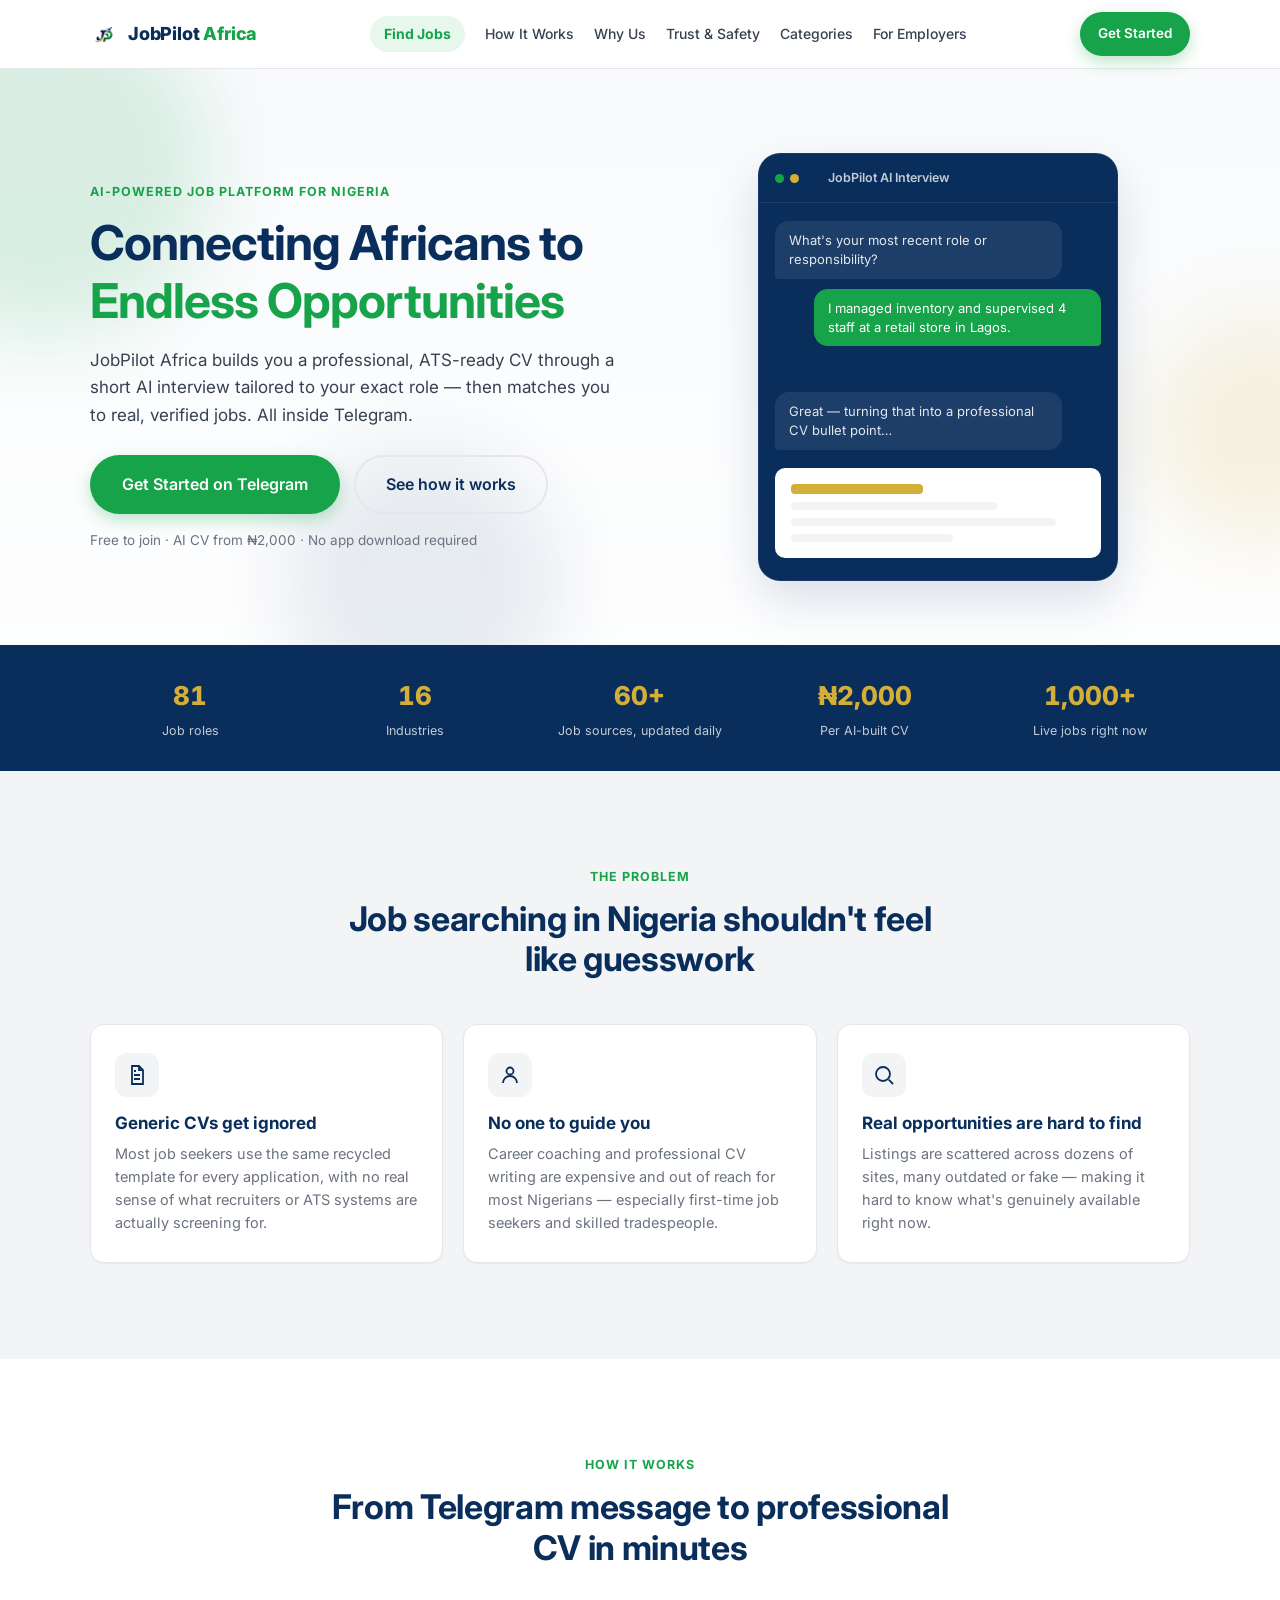
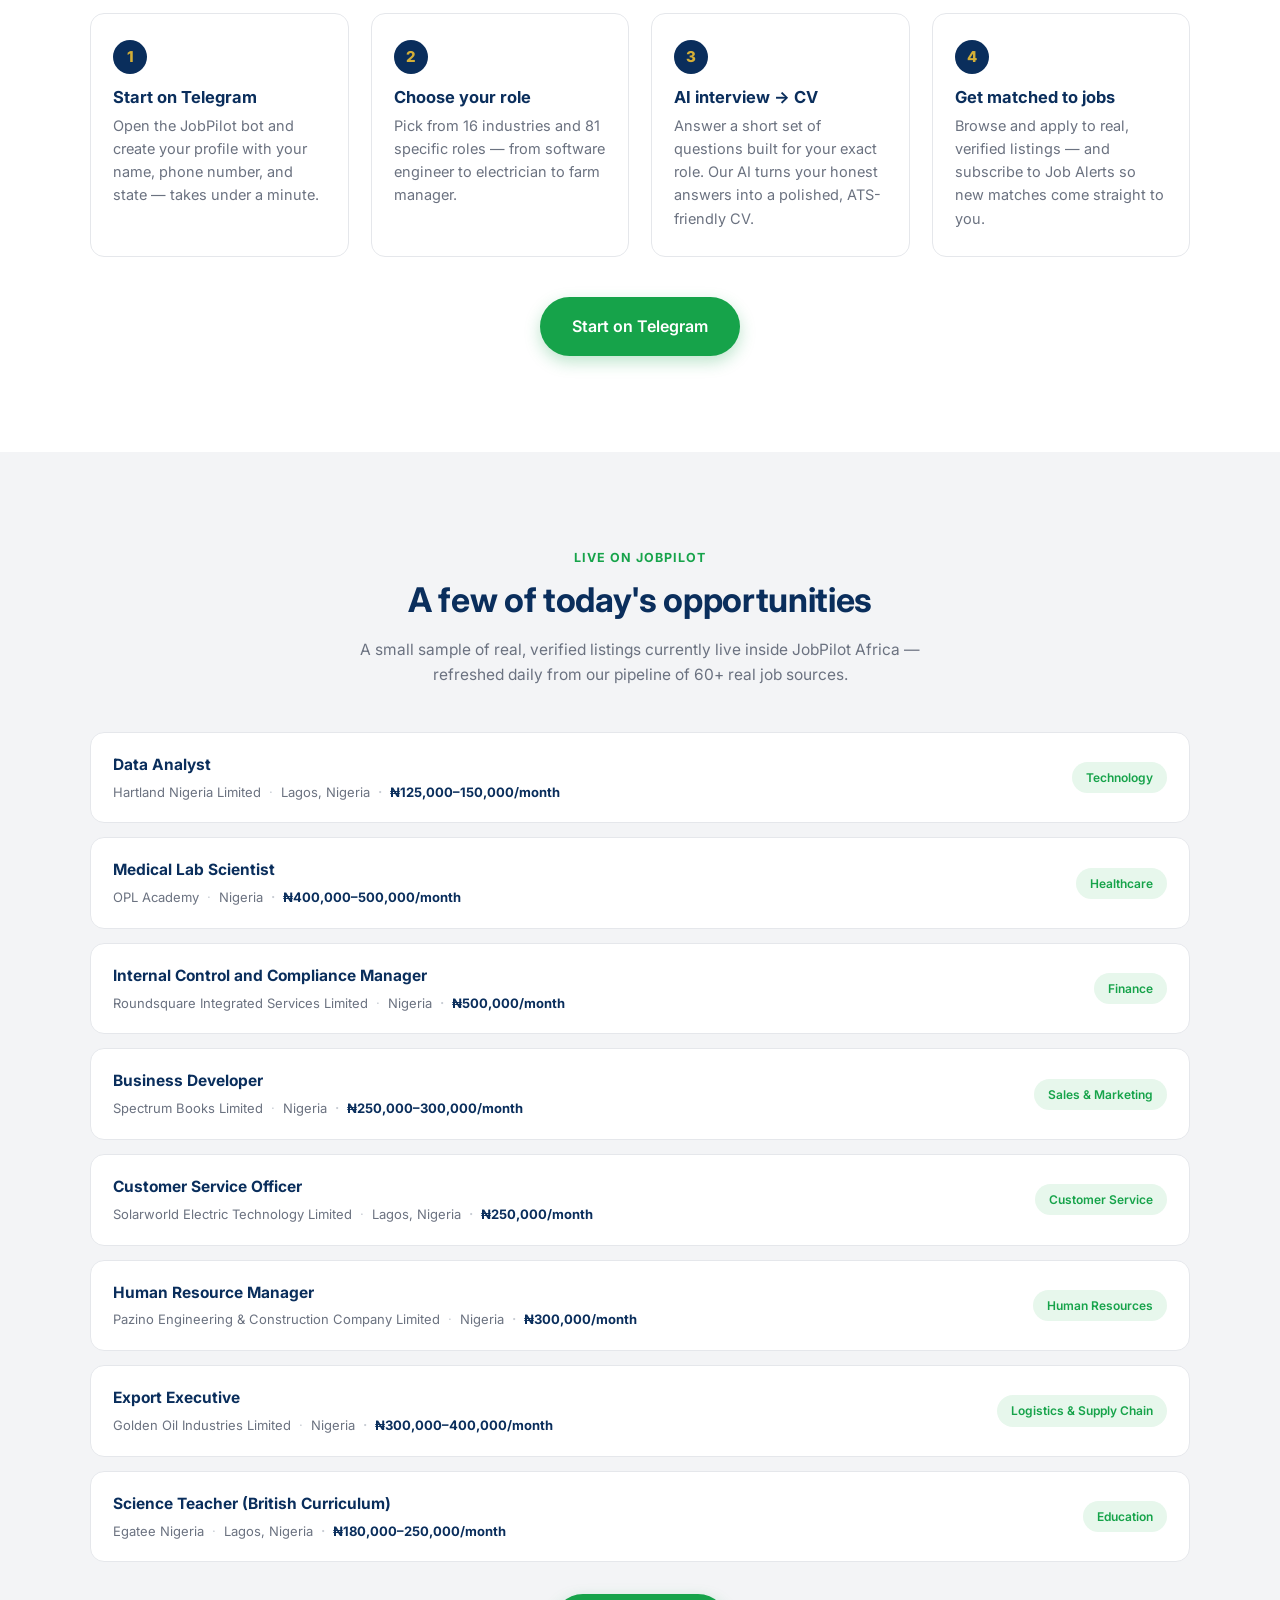
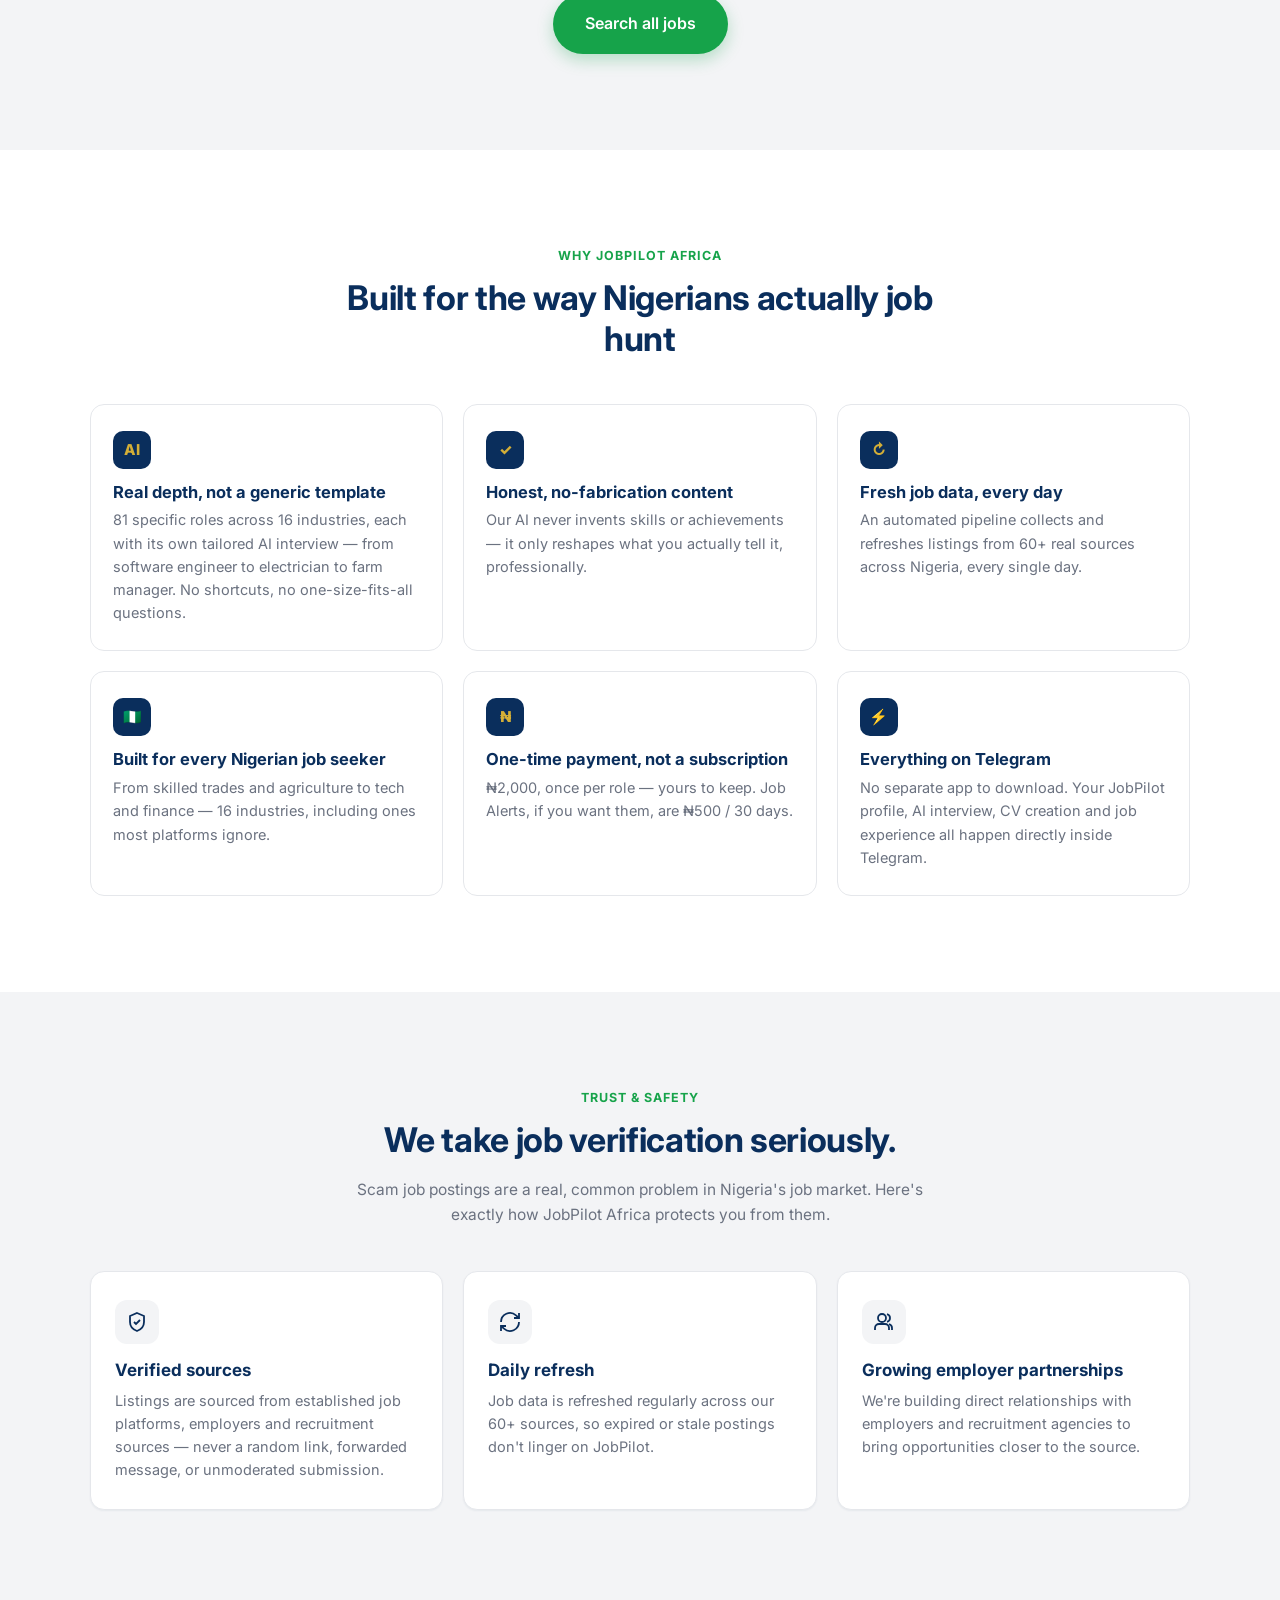
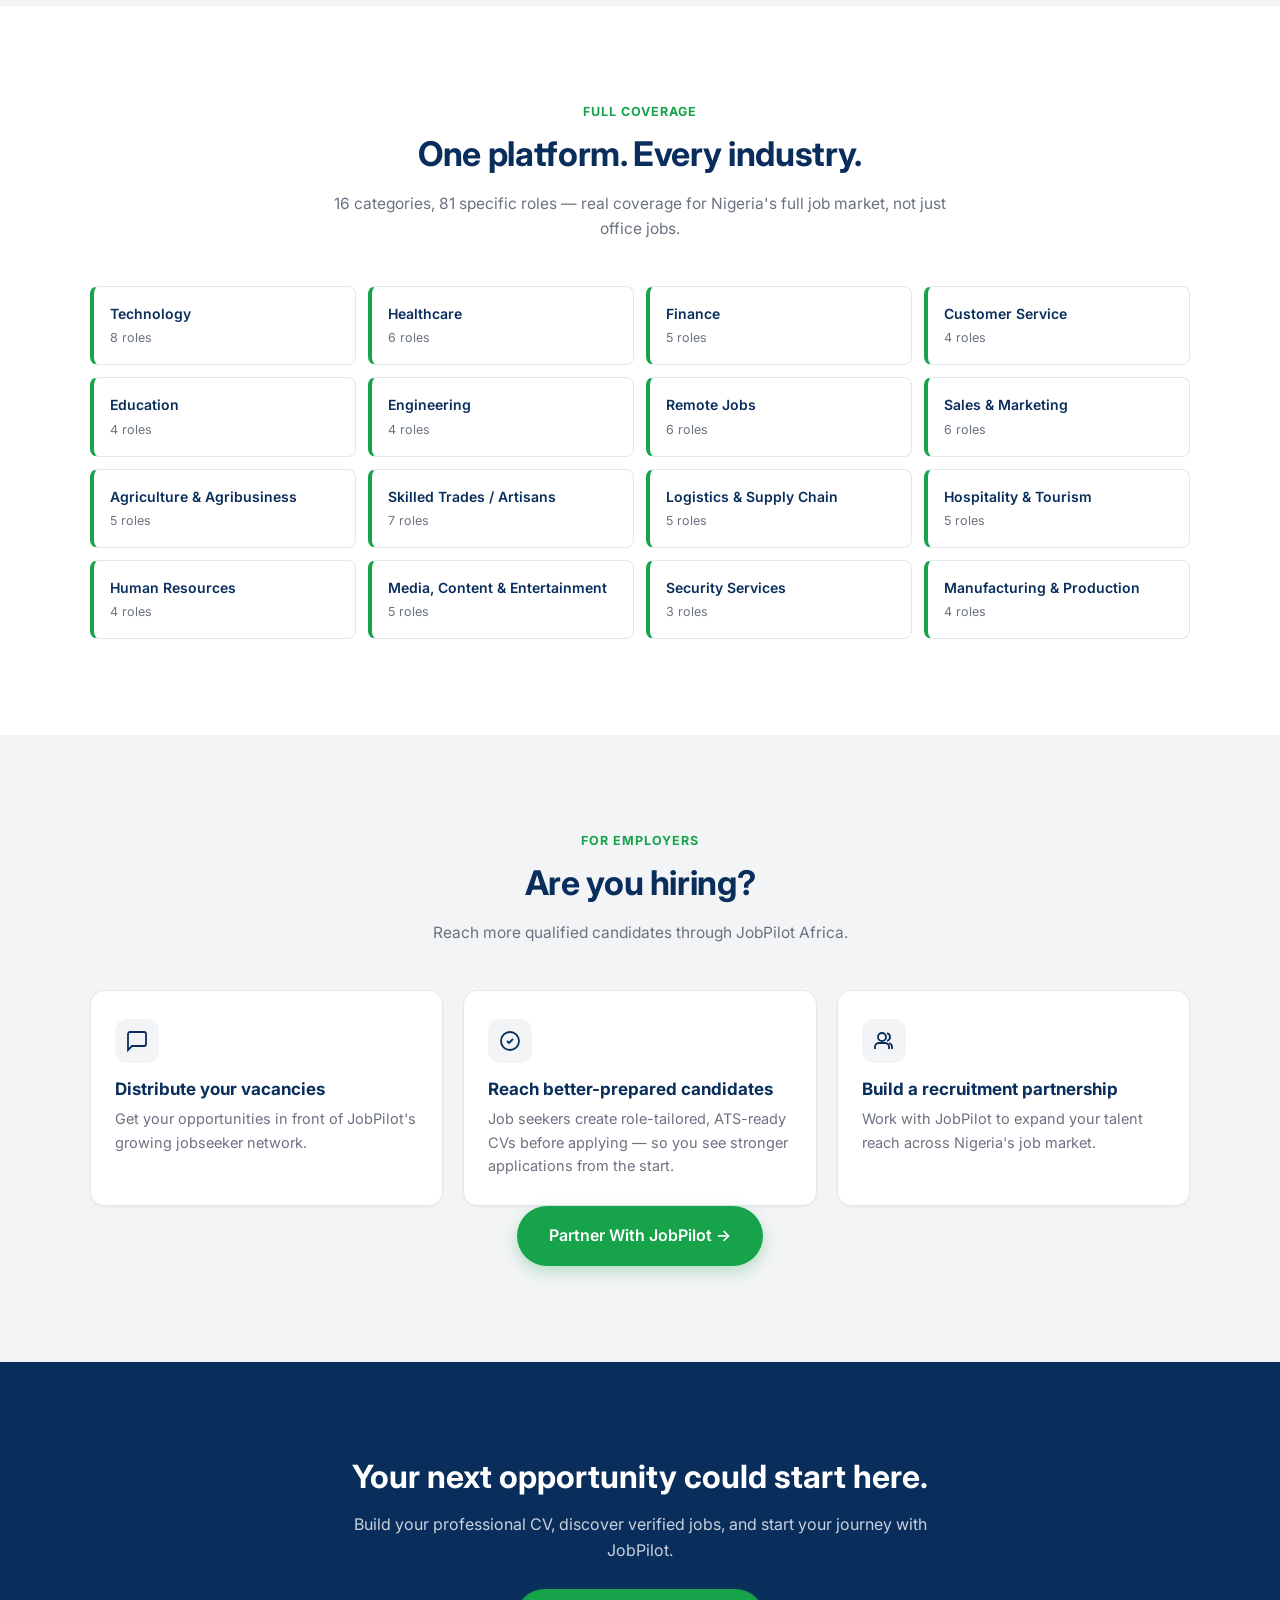
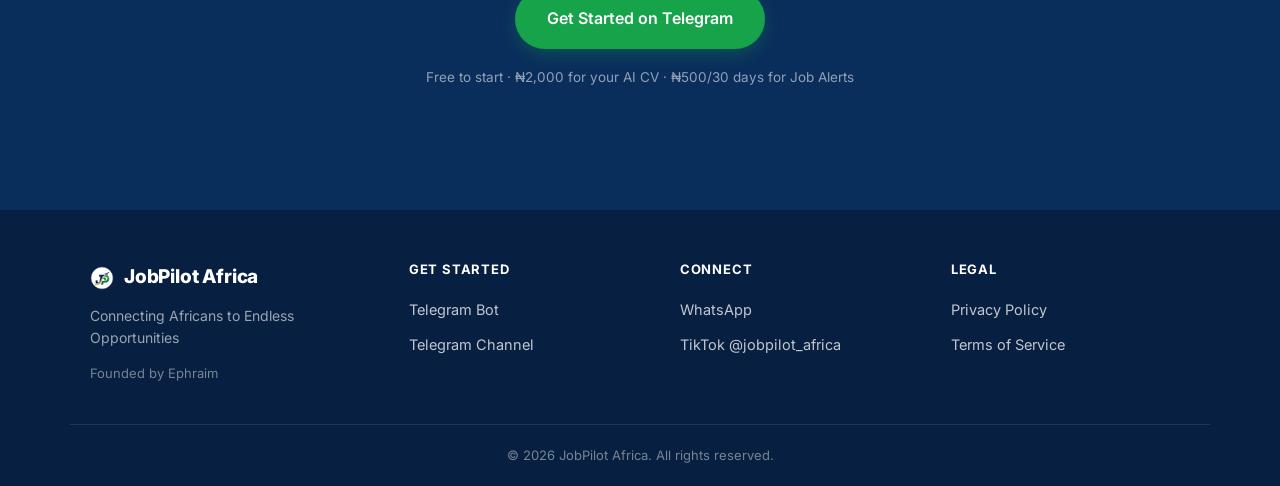
<file: index.html>
<!DOCTYPE html>
<html lang="en">
<head>
<meta charset="UTF-8">
<meta name="viewport" content="width=device-width, initial-scale=1.0">
<title>JobPilot Africa — Connecting Africans to Endless Opportunities</title>
<meta name="description" content="JobPilot Africa is an AI-powered job platform on Telegram that builds you a professional, ATS-ready CV and matches you to real jobs across 16 industries in Nigeria.">

<!-- Open Graph -->
<meta property="og:title" content="JobPilot Africa — Connecting Africans to Endless Opportunities">
<meta property="og:description" content="Get an AI-built, ATS-ready CV and real job matches — right inside Telegram.">
<meta property="og:type" content="website">
<meta property="og:url" content="https://jobpilotafrica.com/">
<meta property="og:image" content="https://jobpilotafrica.com/apple-touch-icon.png">
<meta name="twitter:card" content="summary">

<link rel="canonical" href="https://jobpilotafrica.com/">

<link rel="icon" href="favicon.ico" sizes="any">
<link rel="icon" href="favicon-32.png" type="image/png" sizes="32x32">
<link rel="icon" href="favicon-192.png" type="image/png" sizes="192x192">
<link rel="apple-touch-icon" href="apple-touch-icon.png">

<link rel="preconnect" href="https://fonts.googleapis.com">
<link rel="preconnect" href="https://fonts.gstatic.com" crossorigin>
<link href="https://fonts.googleapis.com/css2?family=Inter:wght@400;500;600;700;800&display=swap" rel="stylesheet">

<link rel="stylesheet" href="styles.css">

<!-- Structured data: tells Google this page IS the official "JobPilot
     Africa" organization/brand, which helps the site surface — and surface
     correctly labeled — for exact brand-name searches. -->
<script type="application/ld+json">
{
  "@context": "https://schema.org",
  "@type": "Organization",
  "name": "JobPilot Africa",
  "alternateName": "JobPilot Africa Bot",
  "url": "https://jobpilotafrica.com/",
  "logo": "https://jobpilotafrica.com/apple-touch-icon.png",
  "description": "AI-powered job platform on Telegram that builds an ATS-ready CV and matches job seekers to real, verified jobs across 16 industries in Nigeria.",
  "slogan": "Connecting Africans to Endless Opportunities",
  "sameAs": [
    "https://t.me/jobpilotafrica",
    "https://t.me/JobPilot_Africa_Bot",
    "https://www.tiktok.com/@jobpilot_africa"
  ]
}
</script>
</head>
<body>

<a class="skip-link" href="#main">Skip to content</a>

<!-- Thin gradient bar across the very top that fills in as the user scrolls
     down the page. -->
<div class="scroll-progress" id="scrollProgress" aria-hidden="true"></div>

<!-- ============ HEADER ============ -->
<header class="site-header" id="top">
  <div class="container header-inner">
    <a href="#top" class="brand">
      <span class="brand-mark" aria-hidden="true">
        <img src="logo-mark.png" width="28" height="28" alt="">
      </span>
      <span class="brand-name">JobPilot <span class="brand-name-accent">Africa</span></span>
    </a>

    <nav class="main-nav" id="main-nav" aria-label="Primary">
      <a href="jobs.html" class="nav-highlight">Find Jobs</a>
      <a href="#how-it-works">How It Works</a>
      <a href="#why-us">Why Us</a>
      <a href="#trust">Trust &amp; Safety</a>
      <a href="#categories">Categories</a>
      <a href="#employers">For Employers</a>
    </nav>

    <div class="header-actions">
      <a class="btn btn-primary btn-sm" href="https://t.me/JobPilot_Africa_Bot" target="_blank" rel="noopener">Get Started</a>
      <button class="nav-toggle" id="navToggle" aria-label="Toggle menu" aria-expanded="false" aria-controls="mobileNav">
        <span></span><span></span><span></span>
      </button>
    </div>
  </div>

  <div class="mobile-nav" id="mobileNav">
    <a href="jobs.html" class="nav-highlight">Find Jobs</a>
    <a href="#how-it-works">How It Works</a>
    <a href="#why-us">Why Us</a>
    <a href="#trust">Trust &amp; Safety</a>
    <a href="#categories">Categories</a>
    <a href="#employers">For Employers</a>
    <a href="https://t.me/jobpilotafrica" target="_blank" rel="noopener">Our Channel</a>
    <a class="btn btn-primary" href="https://t.me/JobPilot_Africa_Bot" target="_blank" rel="noopener">Get Started on Telegram</a>
  </div>
</header>

<main id="main">

  <!-- ============ HERO ============ -->
  <section class="hero">
    <div class="hero-top">
      <div class="hero-blobs" id="heroBlobs" aria-hidden="true">
        <span class="blob blob-green"></span>
        <span class="blob blob-gold"></span>
        <span class="blob blob-navy"></span>
      </div>

      <div class="container hero-inner">
      <div class="hero-copy">
        <p class="eyebrow hero-in hero-in-1">AI-powered job platform for Nigeria</p>
        <h1 class="hero-in hero-in-2">Connecting Africans to <span class="text-accent">Endless Opportunities</span></h1>
        <p class="hero-sub hero-in hero-in-3">JobPilot Africa builds you a professional, ATS-ready CV through a short AI interview tailored to your exact role — then matches you to real, verified jobs. All inside Telegram.</p>
        <div class="hero-ctas hero-in hero-in-4">
          <a class="btn btn-primary btn-lg" href="https://t.me/JobPilot_Africa_Bot" target="_blank" rel="noopener">
            Get Started on Telegram
          </a>
          <a class="btn btn-ghost btn-lg" href="#how-it-works">See how it works</a>
        </div>
        <p class="hero-note hero-in hero-in-5">Free to join · AI CV from ₦2,000 · No app download required</p>
      </div>

      <div class="hero-visual hero-in hero-in-3" id="heroVisual" aria-hidden="true">
        <div class="phone-card-float">
        <div class="phone-card" id="phoneCard">
          <div class="phone-card-header">
            <span class="dot" style="background:#16A34A"></span>
            <span class="dot" style="background:#D4AF37"></span>
            <span class="dot" style="background:#0A2E5C"></span>
            <span class="phone-card-title">JobPilot AI Interview</span>
          </div>
          <div class="phone-card-body">
            <div class="chat-bubble bot bubble-1">What's your most recent role or responsibility?</div>
            <div class="chat-bubble user bubble-2">I managed inventory and supervised 4 staff at a retail store in Lagos.</div>
            <div class="typing-indicator" aria-hidden="true"><span></span><span></span><span></span></div>
            <div class="chat-bubble bot bubble-3">Great — turning that into a professional CV bullet point…</div>
            <div class="cv-preview">
              <div class="cv-line cv-line-title"></div>
              <div class="cv-line" style="width:70%"></div>
              <div class="cv-line" style="width:90%"></div>
              <div class="cv-line" style="width:55%"></div>
            </div>
          </div>
        </div>
        </div>
      </div>
      </div>
    </div>

    <div class="stats-strip">
      <div class="container stats-grid">
        <div class="stat"><span class="stat-num" data-target="81">81</span><span class="stat-label">Job roles</span></div>
        <div class="stat"><span class="stat-num" data-target="16">16</span><span class="stat-label">Industries</span></div>
        <div class="stat"><span class="stat-num" data-target="60" data-suffix="+">60+</span><span class="stat-label">Job sources, updated daily</span></div>
        <div class="stat"><span class="stat-num" data-target="2000" data-prefix="₦" data-comma="1">₦2,000</span><span class="stat-label">Per AI-built CV</span></div>
        <div class="stat"><span class="stat-num" id="liveJobsStatNum" data-target="0" data-comma="1">…</span><span class="stat-label">Live jobs right now</span></div>
      </div>
    </div>
  </section>

  <!-- ============ PROBLEM ============ -->
  <section class="section problem">
    <div class="container">
      <div class="section-head reveal">
        <p class="eyebrow">The problem</p>
        <h2>Job searching in Nigeria shouldn't feel like guesswork</h2>
      </div>

      <div class="grid-3">
        <div class="card reveal">
          <div class="card-icon" aria-hidden="true">
            <svg width="24" height="24" viewBox="0 0 24 24" fill="none" stroke="#0A2E5C" stroke-width="1.8"><path d="M7 3h7l4 4v14H7z"/><path d="M14 3v4h4"/><path d="M9 12h6M9 16h6M9 8h2"/></svg>
          </div>
          <h3>Generic CVs get ignored</h3>
          <p>Most job seekers use the same recycled template for every application, with no real sense of what recruiters or ATS systems are actually screening for.</p>
        </div>

        <div class="card reveal">
          <div class="card-icon" aria-hidden="true">
            <svg width="24" height="24" viewBox="0 0 24 24" fill="none" stroke="#0A2E5C" stroke-width="1.8"><circle cx="12" cy="8" r="3.5"/><path d="M5 20c0-3.9 3.1-7 7-7s7 3.1 7 7"/></svg>
          </div>
          <h3>No one to guide you</h3>
          <p>Career coaching and professional CV writing are expensive and out of reach for most Nigerians — especially first-time job seekers and skilled tradespeople.</p>
        </div>

        <div class="card reveal">
          <div class="card-icon" aria-hidden="true">
            <svg width="24" height="24" viewBox="0 0 24 24" fill="none" stroke="#0A2E5C" stroke-width="1.8"><circle cx="11" cy="11" r="7"/><path d="M21 21l-4.3-4.3"/></svg>
          </div>
          <h3>Real opportunities are hard to find</h3>
          <p>Listings are scattered across dozens of sites, many outdated or fake — making it hard to know what's genuinely available right now.</p>
        </div>
      </div>
    </div>
  </section>

  <!-- ============ HOW IT WORKS ============ -->
  <section class="section how-it-works" id="how-it-works">
    <div class="container">
      <div class="section-head reveal">
        <p class="eyebrow">How it works</p>
        <h2>From Telegram message to professional CV in minutes</h2>
      </div>

      <div class="steps">
        <div class="step reveal">
          <div class="step-num">1</div>
          <h3>Start on Telegram</h3>
          <p>Open the JobPilot bot and create your profile with your name, phone number, and state — takes under a minute.</p>
        </div>
        <div class="step reveal">
          <div class="step-num">2</div>
          <h3>Choose your role</h3>
          <p>Pick from 16 industries and 81 specific roles — from software engineer to electrician to farm manager.</p>
        </div>
        <div class="step reveal">
          <div class="step-num">3</div>
          <h3>AI interview → CV</h3>
          <p>Answer a short set of questions built for your exact role. Our AI turns your honest answers into a polished, ATS-friendly CV.</p>
        </div>
        <div class="step reveal">
          <div class="step-num">4</div>
          <h3>Get matched to jobs</h3>
          <p>Browse and apply to real, verified listings — and subscribe to Job Alerts so new matches come straight to you.</p>
        </div>
      </div>

      <div class="cta-inline reveal">
        <a class="btn btn-primary btn-lg" href="https://t.me/JobPilot_Africa_Bot" target="_blank" rel="noopener">Start on Telegram</a>
      </div>
    </div>
  </section>

  <!-- ============ LIVE OPPORTUNITIES ============ -->
  <section class="section opportunities" id="opportunities">
    <div class="container">
      <div class="section-head reveal">
        <p class="eyebrow">Live on JobPilot</p>
        <h2>A few of today's opportunities</h2>
        <p class="section-sub">A small sample of real, verified listings currently live inside JobPilot Africa — refreshed daily from our pipeline of 60+ real job sources.</p>
      </div>

      <div class="opportunity-grid reveal" id="opportunityGrid">
        <!-- populated by JS from the JOBPILOT_JOBS data in jobs-data.js -->
      </div>

      <div class="cta-inline reveal">
        <a class="btn btn-primary btn-lg" href="jobs.html">Search all jobs</a>
      </div>
    </div>
  </section>

  <!-- ============ WHY JOBPILOT ============ -->
  <section class="section why-us" id="why-us">
    <div class="container">
      <div class="section-head reveal">
        <p class="eyebrow">Why JobPilot Africa</p>
        <h2>Built for the way Nigerians actually job hunt</h2>
      </div>

      <div class="grid-3">
        <div class="feature reveal">
          <span class="feature-badge">AI</span>
          <h3>Real depth, not a generic template</h3>
          <p>81 specific roles across 16 industries, each with its own tailored AI interview — from software engineer to electrician to farm manager. No shortcuts, no one-size-fits-all questions.</p>
        </div>
        <div class="feature reveal">
          <span class="feature-badge">✓</span>
          <h3>Honest, no-fabrication content</h3>
          <p>Our AI never invents skills or achievements — it only reshapes what you actually tell it, professionally.</p>
        </div>
        <div class="feature reveal">
          <span class="feature-badge">↻</span>
          <h3>Fresh job data, every day</h3>
          <p>An automated pipeline collects and refreshes listings from 60+ real sources across Nigeria, every single day.</p>
        </div>
        <div class="feature reveal">
          <span class="feature-badge">🇳🇬</span>
          <h3>Built for every Nigerian job seeker</h3>
          <p>From skilled trades and agriculture to tech and finance — 16 industries, including ones most platforms ignore.</p>
        </div>
        <div class="feature reveal">
          <span class="feature-badge">₦</span>
          <h3>One-time payment, not a subscription</h3>
          <p>₦2,000, once per role — yours to keep. Job Alerts, if you want them, are ₦500 / 30 days.</p>
        </div>
        <div class="feature reveal">
          <span class="feature-badge">⚡</span>
          <h3>Everything on Telegram</h3>
          <p>No separate app to download. Your JobPilot profile, AI interview, CV creation and job experience all happen directly inside Telegram.</p>
        </div>
      </div>
    </div>
  </section>

  <!-- ============ TRUST & SAFETY ============ -->
  <section class="section trust" id="trust">
    <div class="container">
      <div class="section-head reveal">
        <p class="eyebrow">Trust &amp; safety</p>
        <h2>We take job verification seriously.</h2>
        <p class="section-sub">Scam job postings are a real, common problem in Nigeria's job market. Here's exactly how JobPilot Africa protects you from them.</p>
      </div>

      <div class="grid-3">
        <div class="card reveal">
          <div class="card-icon" aria-hidden="true">
            <svg width="24" height="24" viewBox="0 0 24 24" fill="none" stroke="#0A2E5C" stroke-width="1.8"><path d="M12 3l7 3v6c0 4.5-3 7.5-7 9-4-1.5-7-4.5-7-9V6l7-3z"/><path d="M9 12l2 2 4-4"/></svg>
          </div>
          <h3>Verified sources</h3>
          <p>Listings are sourced from established job platforms, employers and recruitment sources — never a random link, forwarded message, or unmoderated submission.</p>
        </div>
        <div class="card reveal">
          <div class="card-icon" aria-hidden="true">
            <svg width="24" height="24" viewBox="0 0 24 24" fill="none" stroke="#0A2E5C" stroke-width="1.8"><path d="M3 12a9 9 0 0 1 15-6.7L21 8"/><path d="M21 3v5h-5"/><path d="M21 12a9 9 0 0 1-15 6.7L3 16"/><path d="M3 21v-5h5"/></svg>
          </div>
          <h3>Daily refresh</h3>
          <p>Job data is refreshed regularly across our 60+ sources, so expired or stale postings don't linger on JobPilot.</p>
        </div>
        <div class="card reveal">
          <div class="card-icon" aria-hidden="true">
            <svg width="24" height="24" viewBox="0 0 24 24" fill="none" stroke="#0A2E5C" stroke-width="1.8"><path d="M17 20v-2a4 4 0 0 0-4-4H7a4 4 0 0 0-4 4v2"/><circle cx="10" cy="8" r="4"/><path d="M20 20v-2a4 4 0 0 0-3-3.87"/><path d="M15 4.13a4 4 0 0 1 0 7.75"/></svg>
          </div>
          <h3>Growing employer partnerships</h3>
          <p>We're building direct relationships with employers and recruitment agencies to bring opportunities closer to the source.</p>
        </div>
      </div>
    </div>
  </section>

  <!-- ============ CATEGORIES ============ -->
  <section class="section categories" id="categories">
    <div class="container">
      <div class="section-head reveal">
        <p class="eyebrow">Full coverage</p>
        <h2>One platform. Every industry.</h2>
        <p class="section-sub">16 categories, 81 specific roles — real coverage for Nigeria's full job market, not just office jobs.</p>
      </div>

      <div class="category-grid reveal" id="categoryGrid">
        <!-- populated by JS -->
      </div>
    </div>
  </section>

  <!-- ============ FOR EMPLOYERS ============ -->
  <section class="section employers" id="employers">
    <div class="container">
      <div class="section-head reveal">
        <p class="eyebrow">For employers</p>
        <h2>Are you hiring?</h2>
        <p class="section-sub">Reach more qualified candidates through JobPilot Africa.</p>
      </div>

      <div class="grid-3">
        <div class="card reveal">
          <div class="card-icon" aria-hidden="true">
            <svg width="24" height="24" viewBox="0 0 24 24" fill="none" stroke="#0A2E5C" stroke-width="1.8"><path d="M21 15a2 2 0 0 1-2 2H7l-4 4V5a2 2 0 0 1 2-2h14a2 2 0 0 1 2 2z"/></svg>
          </div>
          <h3>Distribute your vacancies</h3>
          <p>Get your opportunities in front of JobPilot's growing jobseeker network.</p>
        </div>
        <div class="card reveal">
          <div class="card-icon" aria-hidden="true">
            <svg width="24" height="24" viewBox="0 0 24 24" fill="none" stroke="#0A2E5C" stroke-width="1.8"><circle cx="12" cy="12" r="9"/><path d="M9 12l2 2 4-4"/></svg>
          </div>
          <h3>Reach better-prepared candidates</h3>
          <p>Job seekers create role-tailored, ATS-ready CVs before applying — so you see stronger applications from the start.</p>
        </div>
        <div class="card reveal">
          <div class="card-icon" aria-hidden="true">
            <svg width="24" height="24" viewBox="0 0 24 24" fill="none" stroke="#0A2E5C" stroke-width="1.8"><path d="M17 20v-2a4 4 0 0 0-4-4H7a4 4 0 0 0-4 4v2"/><circle cx="10" cy="8" r="4"/><path d="M20 20v-2a4 4 0 0 0-3-3.87"/><path d="M15 4.13a4 4 0 0 1 0 7.75"/></svg>
          </div>
          <h3>Build a recruitment partnership</h3>
          <p>Work with JobPilot to expand your talent reach across Nigeria's job market.</p>
        </div>
      </div>

      <div class="cta-inline reveal">
        <a class="btn btn-primary btn-lg" href="https://wa.me/2347057349954?text=Hi%2C%20I%27m%20interested%20in%20partnering%20with%20JobPilot%20Africa." target="_blank" rel="noopener">Partner With JobPilot →</a>
      </div>
    </div>
  </section>

  <!-- ============ FINAL CTA ============ -->
  <section class="section final-cta">
    <div class="container final-cta-inner reveal">
      <h2>Your next opportunity could start here.</h2>
      <p>Build your professional CV, discover verified jobs, and start your journey with JobPilot.</p>
      <a class="btn btn-primary btn-lg" href="https://t.me/JobPilot_Africa_Bot" target="_blank" rel="noopener">Get Started on Telegram</a>
      <p class="hero-note">Free to start · ₦2,000 for your AI CV · ₦500/30 days for Job Alerts</p>
    </div>
  </section>

</main>

<!-- ============ FOOTER ============ -->
<footer class="site-footer">
  <div class="container footer-inner">
    <div class="footer-brand">
      <span class="brand">
        <span class="brand-mark" aria-hidden="true">
          <img src="logo-mark.png" width="24" height="24" alt="">
        </span>
        <span class="brand-name footer-brand-name">JobPilot Africa</span>
      </span>
      <p class="footer-motto">Connecting Africans to Endless Opportunities</p>
      <p class="footer-founder">Founded by Ephraim</p>
    </div>

    <div class="footer-col">
      <h4>Get started</h4>
      <a href="https://t.me/JobPilot_Africa_Bot" target="_blank" rel="noopener">Telegram Bot</a>
      <a href="https://t.me/jobpilotafrica" target="_blank" rel="noopener">Telegram Channel</a>
    </div>

    <div class="footer-col">
      <h4>Connect</h4>
      <a href="https://wa.me/2347057349954" target="_blank" rel="noopener">WhatsApp</a>
      <a href="https://www.tiktok.com/@jobpilot_africa" target="_blank" rel="noopener">TikTok @jobpilot_africa</a>
    </div>

    <div class="footer-col">
      <h4>Legal</h4>
      <a href="privacy.html">Privacy Policy</a>
      <a href="terms.html">Terms of Service</a>
    </div>
  </div>

  <div class="container footer-bottom">
    <p>&copy; <span id="year"></span> JobPilot Africa. All rights reserved.</p>
  </div>
</footer>

<script src="jobs-data.js"></script>
<script src="script.js"></script>
</body>
</html>
</file>
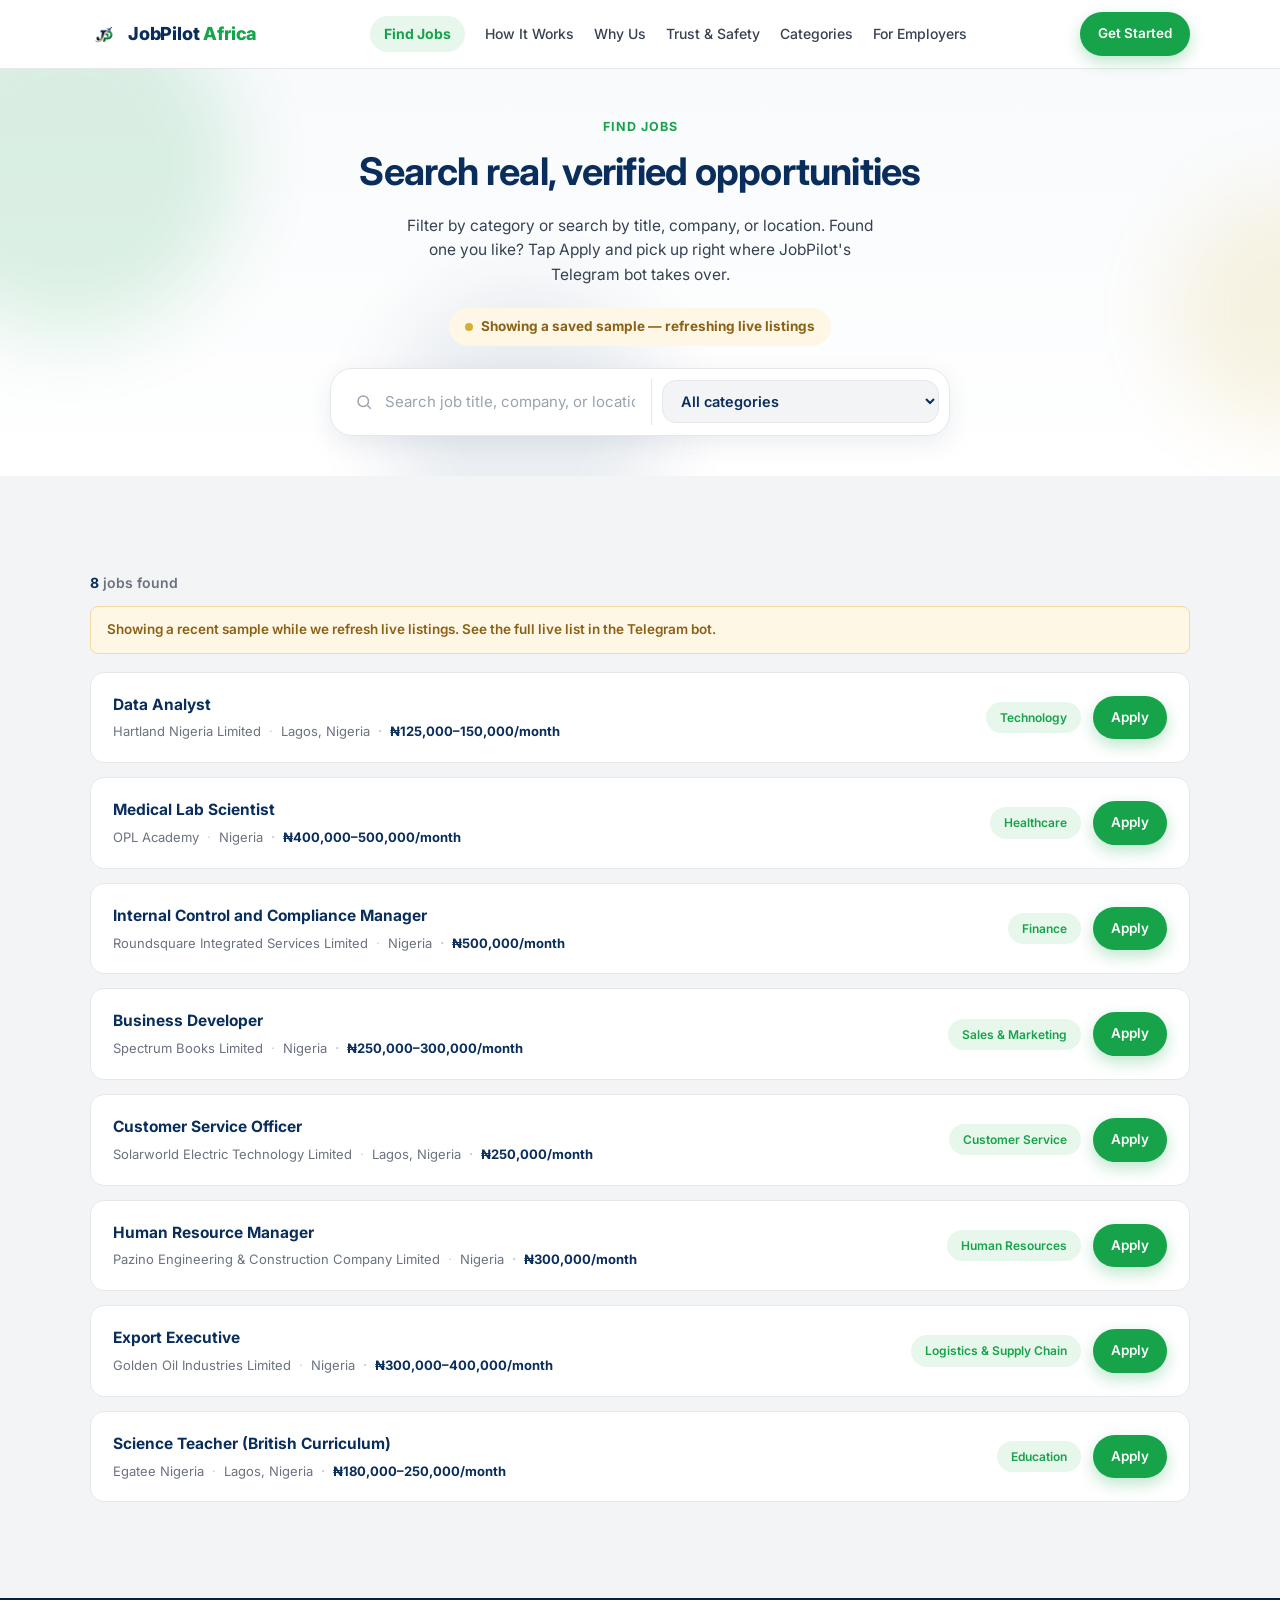
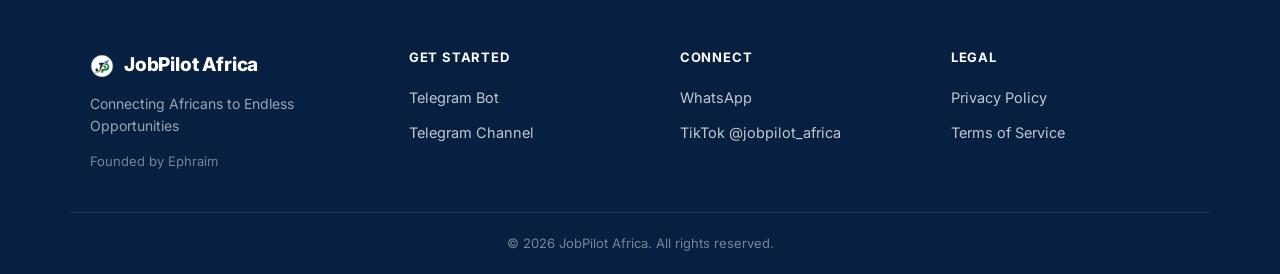
<file: jobs.html>
<!DOCTYPE html>
<html lang="en">
<head>
<meta charset="UTF-8">
<meta name="viewport" content="width=device-width, initial-scale=1.0">
<title>Find Jobs — JobPilot Africa</title>
<meta name="description" content="Search and filter real, verified job listings from JobPilot Africa across 16 industries in Nigeria, then apply straight from Telegram.">

<meta property="og:title" content="Find Jobs — JobPilot Africa">
<meta property="og:description" content="Search real, verified job listings across Nigeria, then apply straight from Telegram.">
<meta property="og:type" content="website">
<meta property="og:url" content="https://jobpilotafrica.com/jobs.html">
<meta property="og:image" content="https://jobpilotafrica.com/apple-touch-icon.png">
<meta name="twitter:card" content="summary">

<link rel="canonical" href="https://jobpilotafrica.com/jobs.html">

<link rel="icon" href="favicon.ico" sizes="any">
<link rel="icon" href="favicon-32.png" type="image/png" sizes="32x32">
<link rel="icon" href="favicon-192.png" type="image/png" sizes="192x192">
<link rel="apple-touch-icon" href="apple-touch-icon.png">

<link rel="preconnect" href="https://fonts.googleapis.com">
<link rel="preconnect" href="https://fonts.gstatic.com" crossorigin>
<link href="https://fonts.googleapis.com/css2?family=Inter:wght@400;500;600;700;800&display=swap" rel="stylesheet">

<link rel="stylesheet" href="styles.css">
</head>
<body>

<a class="skip-link" href="#main">Skip to content</a>

<div class="scroll-progress" id="scrollProgress" aria-hidden="true"></div>

<!-- ============ HEADER ============ -->
<header class="site-header" id="top">
  <div class="container header-inner">
    <a href="index.html" class="brand">
      <span class="brand-mark" aria-hidden="true">
        <img src="logo-mark.png" width="28" height="28" alt="">
      </span>
      <span class="brand-name">JobPilot <span class="brand-name-accent">Africa</span></span>
    </a>

    <nav class="main-nav" id="main-nav" aria-label="Primary">
      <a href="jobs.html" class="nav-highlight">Find Jobs</a>
      <a href="index.html#how-it-works">How It Works</a>
      <a href="index.html#why-us">Why Us</a>
      <a href="index.html#trust">Trust &amp; Safety</a>
      <a href="index.html#categories">Categories</a>
      <a href="index.html#employers">For Employers</a>
    </nav>

    <div class="header-actions">
      <a class="btn btn-primary btn-sm" href="https://t.me/JobPilot_Africa_Bot" target="_blank" rel="noopener">Get Started</a>
      <button class="nav-toggle" id="navToggle" aria-label="Toggle menu" aria-expanded="false" aria-controls="mobileNav">
        <span></span><span></span><span></span>
      </button>
    </div>
  </div>

  <div class="mobile-nav" id="mobileNav">
    <a href="jobs.html" class="nav-highlight">Find Jobs</a>
    <a href="index.html#how-it-works">How It Works</a>
    <a href="index.html#why-us">Why Us</a>
    <a href="index.html#trust">Trust &amp; Safety</a>
    <a href="index.html#categories">Categories</a>
    <a href="index.html#employers">For Employers</a>
    <a href="https://t.me/jobpilotafrica" target="_blank" rel="noopener">Our Channel</a>
    <a class="btn btn-primary" href="https://t.me/JobPilot_Africa_Bot" target="_blank" rel="noopener">Get Started on Telegram</a>
  </div>
</header>

<main id="main">

  <!-- ============ JOBS SEARCH HERO ============ -->
  <section class="jobs-hero">
    <div class="jobs-hero-blobs" aria-hidden="true">
      <span class="blob blob-green"></span>
      <span class="blob blob-gold"></span>
      <span class="blob blob-navy"></span>
    </div>
    <div class="container jobs-hero-inner">
      <p class="eyebrow">Find Jobs</p>
      <h1>Search real, verified opportunities</h1>
      <p class="jobs-hero-sub">Filter by category or search by title, company, or location. Found one you like? Tap Apply and pick up right where JobPilot's Telegram bot takes over.</p>

      <div class="live-jobs-badge" id="liveJobsBadge" aria-live="polite">
        <span class="live-dot" aria-hidden="true"></span>
        <span id="liveJobsCount">Connecting to live listings…</span>
      </div>

      <div class="jobs-search-bar">
        <label class="jobs-search-input-wrap">
          <svg width="18" height="18" viewBox="0 0 24 24" fill="none" stroke="currentColor" stroke-width="2" aria-hidden="true"><circle cx="11" cy="11" r="7"/><path d="M21 21l-4.3-4.3"/></svg>
          <input type="text" id="jobSearchInput" placeholder="Search job title, company, or location…" autocomplete="off">
        </label>
        <select class="jobs-filter-select" id="categoryFilter">
          <option value="">All categories</option>
        </select>
      </div>
    </div>
  </section>

  <!-- ============ RESULTS ============ -->
  <section class="section jobs-section">
    <div class="container">
      <div class="jobs-results-bar">
        <p class="jobs-results-count" id="resultsCount" aria-live="polite"></p>
      </div>

      <p class="jobs-fallback-notice" id="jobsFallbackNotice" role="status">Showing a recent sample while we refresh live listings. See the full live list in the Telegram bot.</p>

      <div class="search-loading" id="searchLoading" aria-hidden="true">
        <span class="dots"><span></span><span></span><span></span></span>
        <span>Searching JobPilot listings…</span>
      </div>

      <div class="jobs-results-grid" id="jobsResultsGrid"></div>

      <div class="jobs-empty-state" id="jobsEmptyState">
        <h3>No listings match that search — yet</h3>
        <p>We add new verified jobs to this category regularly. In the meantime, see the full live list and set up Job Alerts inside the Telegram bot.</p>
        <a class="btn btn-primary" href="https://t.me/JobPilot_Africa_Bot" target="_blank" rel="noopener">Open Telegram bot</a>
      </div>
    </div>
  </section>

</main>

<!-- ============ FOOTER ============ -->
<footer class="site-footer">
  <div class="container footer-inner">
    <div class="footer-brand">
      <span class="brand">
        <span class="brand-mark" aria-hidden="true">
          <img src="logo-mark.png" width="24" height="24" alt="">
        </span>
        <span class="brand-name footer-brand-name">JobPilot Africa</span>
      </span>
      <p class="footer-motto">Connecting Africans to Endless Opportunities</p>
      <p class="footer-founder">Founded by Ephraim</p>
    </div>

    <div class="footer-col">
      <h4>Get started</h4>
      <a href="https://t.me/JobPilot_Africa_Bot" target="_blank" rel="noopener">Telegram Bot</a>
      <a href="https://t.me/jobpilotafrica" target="_blank" rel="noopener">Telegram Channel</a>
    </div>

    <div class="footer-col">
      <h4>Connect</h4>
      <a href="https://wa.me/2347057349954" target="_blank" rel="noopener">WhatsApp</a>
      <a href="https://www.tiktok.com/@jobpilot_africa" target="_blank" rel="noopener">TikTok @jobpilot_africa</a>
    </div>

    <div class="footer-col">
      <h4>Legal</h4>
      <a href="privacy.html">Privacy Policy</a>
      <a href="terms.html">Terms of Service</a>
    </div>
  </div>

  <div class="container footer-bottom">
    <p>&copy; <span id="year"></span> JobPilot Africa. All rights reserved.</p>
  </div>
</footer>

<script src="jobs-data.js"></script>
<script src="jobs.js"></script>
</body>
</html>
</file>
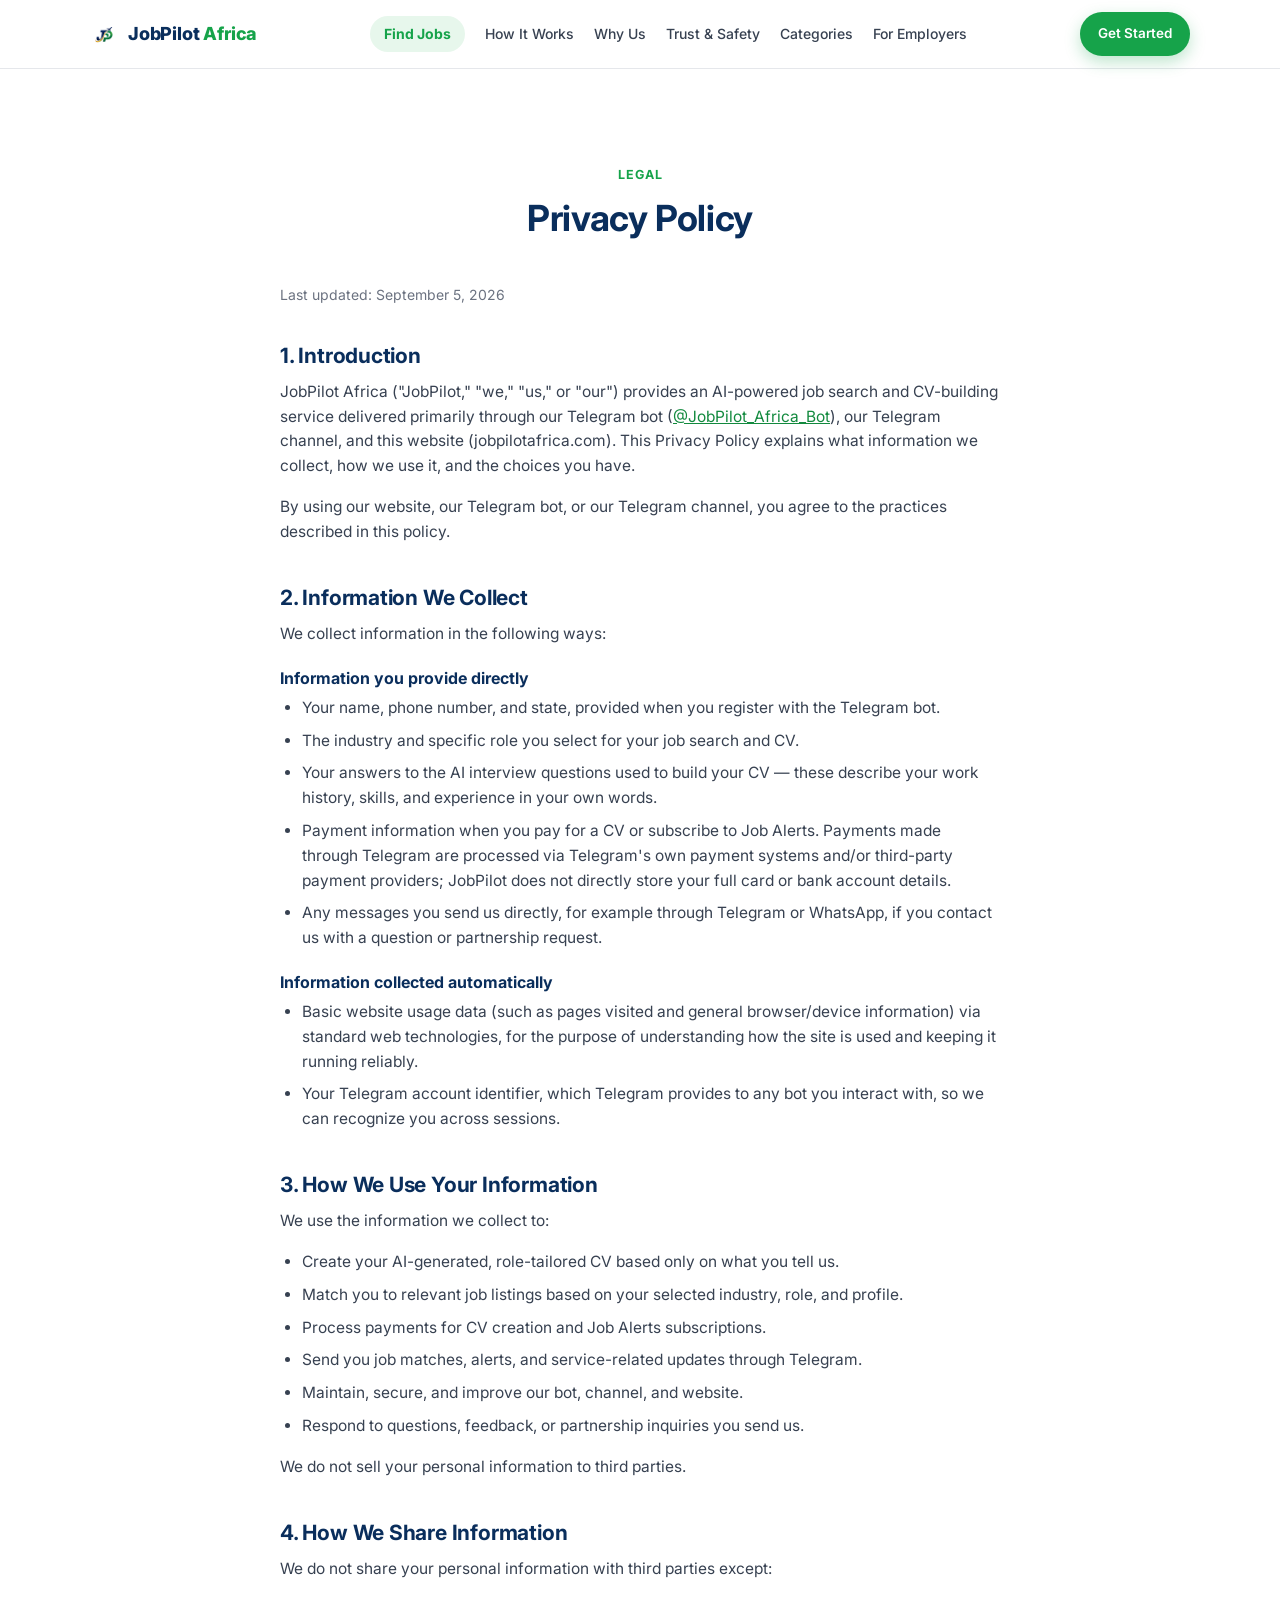
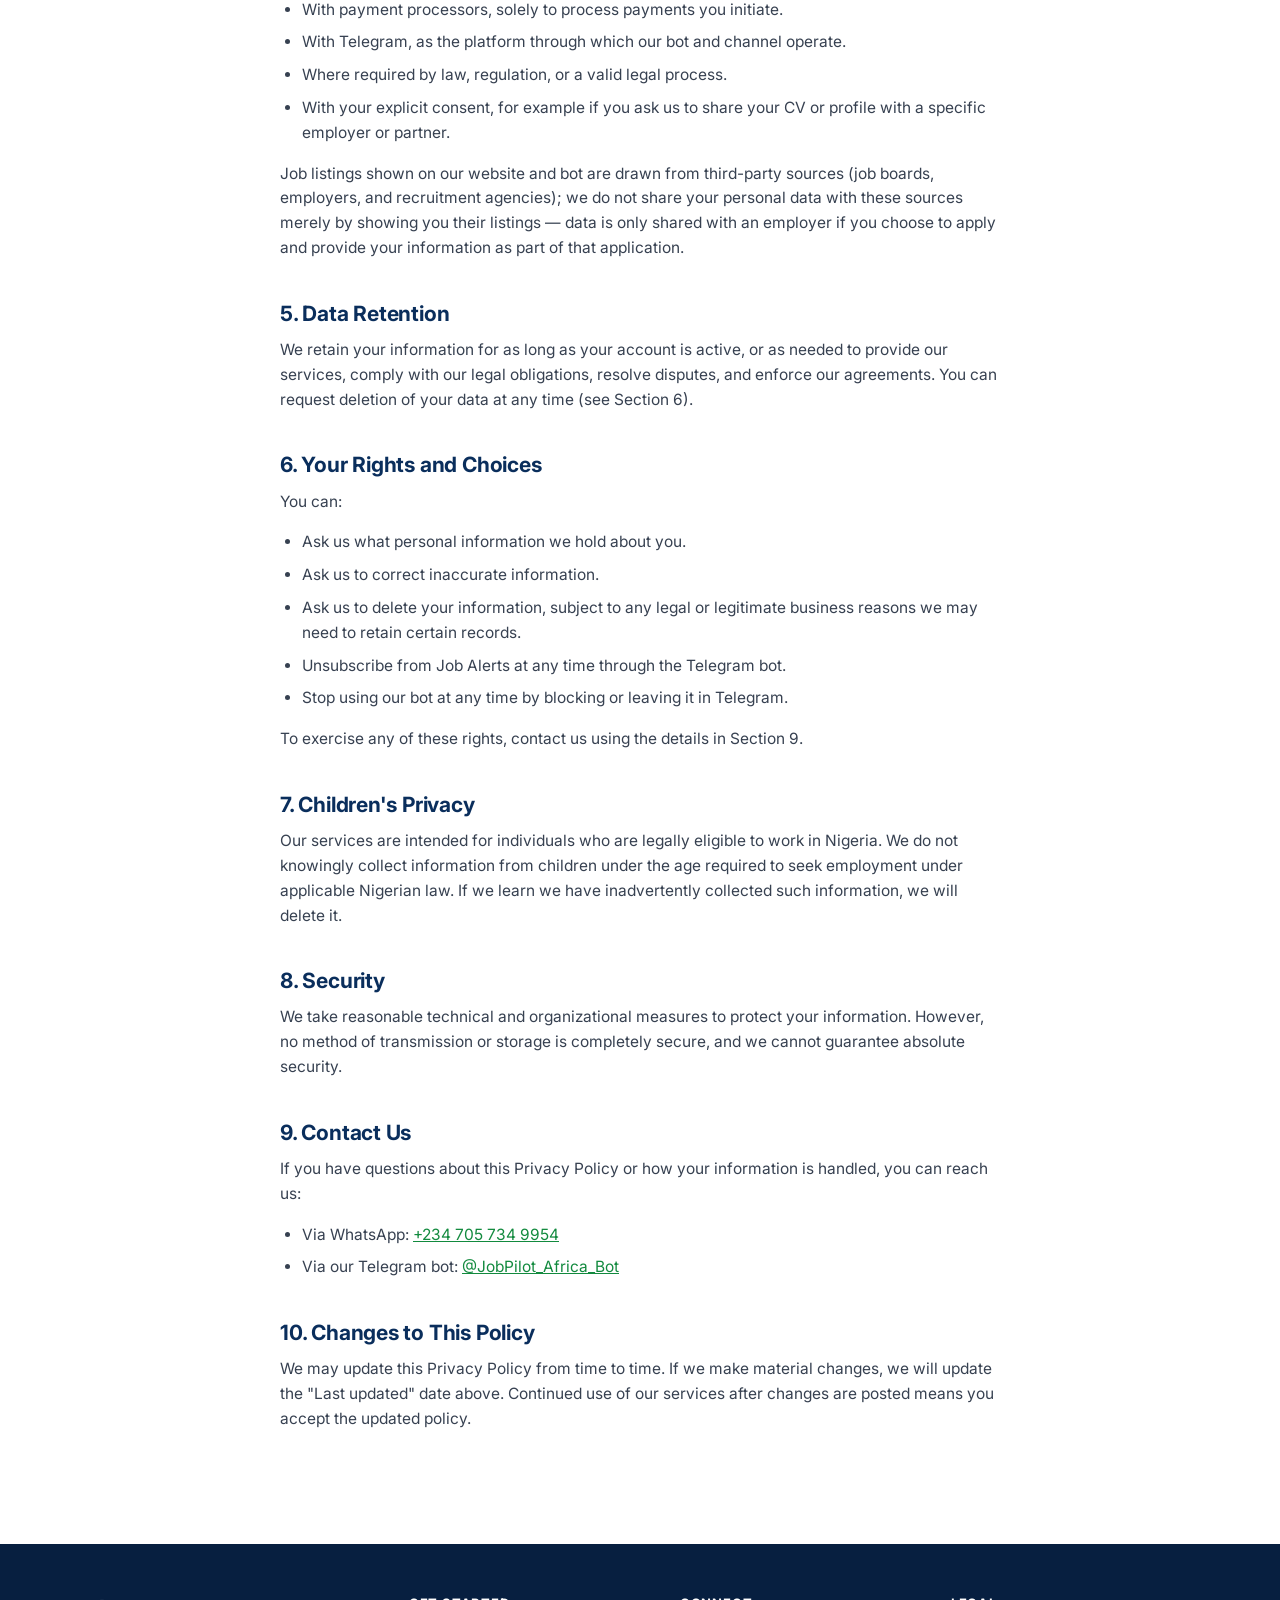
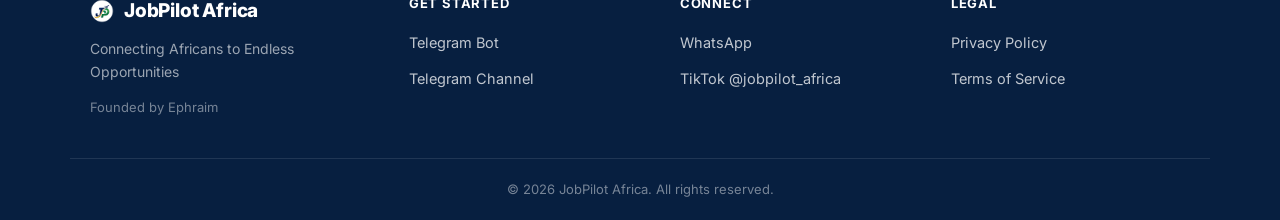
<file: privacy.html>
<!DOCTYPE html>
<html lang="en">
<head>
<meta charset="UTF-8">
<meta name="viewport" content="width=device-width, initial-scale=1.0">
<title>Privacy Policy — JobPilot Africa</title>
<meta name="description" content="How JobPilot Africa collects, uses, and protects your information across our website and Telegram bot.">

<meta property="og:title" content="Privacy Policy — JobPilot Africa">
<meta property="og:description" content="How JobPilot Africa collects, uses, and protects your information.">
<meta property="og:type" content="website">
<meta property="og:url" content="https://jobpilotafrica.com/privacy.html">
<meta property="og:image" content="https://jobpilotafrica.com/apple-touch-icon.png">
<meta name="twitter:card" content="summary">

<link rel="canonical" href="https://jobpilotafrica.com/privacy.html">
<meta name="robots" content="noindex, follow">

<link rel="icon" href="favicon.ico" sizes="any">
<link rel="icon" href="favicon-32.png" type="image/png" sizes="32x32">
<link rel="icon" href="favicon-192.png" type="image/png" sizes="192x192">
<link rel="apple-touch-icon" href="apple-touch-icon.png">

<link rel="preconnect" href="https://fonts.googleapis.com">
<link rel="preconnect" href="https://fonts.gstatic.com" crossorigin>
<link href="https://fonts.googleapis.com/css2?family=Inter:wght@400;500;600;700;800&display=swap" rel="stylesheet">

<link rel="stylesheet" href="styles.css">
</head>
<body>

<a class="skip-link" href="#main">Skip to content</a>

<div class="scroll-progress" id="scrollProgress" aria-hidden="true"></div>

<!-- ============ HEADER ============ -->
<header class="site-header" id="top">
  <div class="container header-inner">
    <a href="index.html" class="brand">
      <span class="brand-mark" aria-hidden="true">
        <img src="logo-mark.png" width="28" height="28" alt="">
      </span>
      <span class="brand-name">JobPilot <span class="brand-name-accent">Africa</span></span>
    </a>

    <nav class="main-nav" id="main-nav" aria-label="Primary">
      <a href="jobs.html" class="nav-highlight">Find Jobs</a>
      <a href="index.html#how-it-works">How It Works</a>
      <a href="index.html#why-us">Why Us</a>
      <a href="index.html#trust">Trust &amp; Safety</a>
      <a href="index.html#categories">Categories</a>
      <a href="index.html#employers">For Employers</a>
    </nav>

    <div class="header-actions">
      <a class="btn btn-primary btn-sm" href="https://t.me/JobPilot_Africa_Bot" target="_blank" rel="noopener">Get Started</a>
      <button class="nav-toggle" id="navToggle" aria-label="Toggle menu" aria-expanded="false" aria-controls="mobileNav">
        <span></span><span></span><span></span>
      </button>
    </div>
  </div>

  <div class="mobile-nav" id="mobileNav">
    <a href="jobs.html" class="nav-highlight">Find Jobs</a>
    <a href="index.html#how-it-works">How It Works</a>
    <a href="index.html#why-us">Why Us</a>
    <a href="index.html#trust">Trust &amp; Safety</a>
    <a href="index.html#categories">Categories</a>
    <a href="index.html#employers">For Employers</a>
    <a href="https://t.me/jobpilotafrica" target="_blank" rel="noopener">Our Channel</a>
    <a class="btn btn-primary" href="https://t.me/JobPilot_Africa_Bot" target="_blank" rel="noopener">Get Started on Telegram</a>
  </div>
</header>

<main id="main">

  <section class="section">
    <div class="container">
      <div class="section-head reveal">
        <p class="eyebrow">Legal</p>
        <h1 style="font-size:clamp(26px,4vw,36px); letter-spacing:-0.01em; margin:0 0 8px;">Privacy Policy</h1>
      </div>

      <div class="legal-content reveal">
        <p class="legal-updated">Last updated: September 5, 2026</p>

        <h2>1. Introduction</h2>
        <p>JobPilot Africa ("JobPilot," "we," "us," or "our") provides an AI-powered job search and CV-building service delivered primarily through our Telegram bot (<a href="https://t.me/JobPilot_Africa_Bot" target="_blank" rel="noopener">@JobPilot_Africa_Bot</a>), our Telegram channel, and this website (jobpilotafrica.com). This Privacy Policy explains what information we collect, how we use it, and the choices you have.</p>
        <p>By using our website, our Telegram bot, or our Telegram channel, you agree to the practices described in this policy.</p>

        <h2>2. Information We Collect</h2>
        <p>We collect information in the following ways:</p>
        <h3>Information you provide directly</h3>
        <ul>
          <li>Your name, phone number, and state, provided when you register with the Telegram bot.</li>
          <li>The industry and specific role you select for your job search and CV.</li>
          <li>Your answers to the AI interview questions used to build your CV — these describe your work history, skills, and experience in your own words.</li>
          <li>Payment information when you pay for a CV or subscribe to Job Alerts. Payments made through Telegram are processed via Telegram's own payment systems and/or third-party payment providers; JobPilot does not directly store your full card or bank account details.</li>
          <li>Any messages you send us directly, for example through Telegram or WhatsApp, if you contact us with a question or partnership request.</li>
        </ul>
        <h3>Information collected automatically</h3>
        <ul>
          <li>Basic website usage data (such as pages visited and general browser/device information) via standard web technologies, for the purpose of understanding how the site is used and keeping it running reliably.</li>
          <li>Your Telegram account identifier, which Telegram provides to any bot you interact with, so we can recognize you across sessions.</li>
        </ul>

        <h2>3. How We Use Your Information</h2>
        <p>We use the information we collect to:</p>
        <ul>
          <li>Create your AI-generated, role-tailored CV based only on what you tell us.</li>
          <li>Match you to relevant job listings based on your selected industry, role, and profile.</li>
          <li>Process payments for CV creation and Job Alerts subscriptions.</li>
          <li>Send you job matches, alerts, and service-related updates through Telegram.</li>
          <li>Maintain, secure, and improve our bot, channel, and website.</li>
          <li>Respond to questions, feedback, or partnership inquiries you send us.</li>
        </ul>
        <p>We do not sell your personal information to third parties.</p>

        <h2>4. How We Share Information</h2>
        <p>We do not share your personal information with third parties except:</p>
        <ul>
          <li>With payment processors, solely to process payments you initiate.</li>
          <li>With Telegram, as the platform through which our bot and channel operate.</li>
          <li>Where required by law, regulation, or a valid legal process.</li>
          <li>With your explicit consent, for example if you ask us to share your CV or profile with a specific employer or partner.</li>
        </ul>
        <p>Job listings shown on our website and bot are drawn from third-party sources (job boards, employers, and recruitment agencies); we do not share your personal data with these sources merely by showing you their listings — data is only shared with an employer if you choose to apply and provide your information as part of that application.</p>

        <h2>5. Data Retention</h2>
        <p>We retain your information for as long as your account is active, or as needed to provide our services, comply with our legal obligations, resolve disputes, and enforce our agreements. You can request deletion of your data at any time (see Section 6).</p>

        <h2>6. Your Rights and Choices</h2>
        <p>You can:</p>
        <ul>
          <li>Ask us what personal information we hold about you.</li>
          <li>Ask us to correct inaccurate information.</li>
          <li>Ask us to delete your information, subject to any legal or legitimate business reasons we may need to retain certain records.</li>
          <li>Unsubscribe from Job Alerts at any time through the Telegram bot.</li>
          <li>Stop using our bot at any time by blocking or leaving it in Telegram.</li>
        </ul>
        <p>To exercise any of these rights, contact us using the details in Section 9.</p>

        <h2>7. Children's Privacy</h2>
        <p>Our services are intended for individuals who are legally eligible to work in Nigeria. We do not knowingly collect information from children under the age required to seek employment under applicable Nigerian law. If we learn we have inadvertently collected such information, we will delete it.</p>

        <h2>8. Security</h2>
        <p>We take reasonable technical and organizational measures to protect your information. However, no method of transmission or storage is completely secure, and we cannot guarantee absolute security.</p>

        <h2>9. Contact Us</h2>
        <p>If you have questions about this Privacy Policy or how your information is handled, you can reach us:</p>
        <ul>
          <li>Via WhatsApp: <a href="https://wa.me/2347057349954" target="_blank" rel="noopener">+234 705 734 9954</a></li>
          <li>Via our Telegram bot: <a href="https://t.me/JobPilot_Africa_Bot" target="_blank" rel="noopener">@JobPilot_Africa_Bot</a></li>
        </ul>

        <h2>10. Changes to This Policy</h2>
        <p>We may update this Privacy Policy from time to time. If we make material changes, we will update the "Last updated" date above. Continued use of our services after changes are posted means you accept the updated policy.</p>
      </div>
    </div>
  </section>

</main>

<!-- ============ FOOTER ============ -->
<footer class="site-footer">
  <div class="container footer-inner">
    <div class="footer-brand">
      <span class="brand">
        <span class="brand-mark" aria-hidden="true">
          <img src="logo-mark.png" width="24" height="24" alt="">
        </span>
        <span class="brand-name footer-brand-name">JobPilot Africa</span>
      </span>
      <p class="footer-motto">Connecting Africans to Endless Opportunities</p>
      <p class="footer-founder">Founded by Ephraim</p>
    </div>

    <div class="footer-col">
      <h4>Get started</h4>
      <a href="https://t.me/JobPilot_Africa_Bot" target="_blank" rel="noopener">Telegram Bot</a>
      <a href="https://t.me/jobpilotafrica" target="_blank" rel="noopener">Telegram Channel</a>
    </div>

    <div class="footer-col">
      <h4>Connect</h4>
      <a href="https://wa.me/2347057349954" target="_blank" rel="noopener">WhatsApp</a>
      <a href="https://www.tiktok.com/@jobpilot_africa" target="_blank" rel="noopener">TikTok @jobpilot_africa</a>
    </div>

    <div class="footer-col">
      <h4>Legal</h4>
      <a href="privacy.html">Privacy Policy</a>
      <a href="terms.html">Terms of Service</a>
    </div>
  </div>

  <div class="container footer-bottom">
    <p>&copy; <span id="year"></span> JobPilot Africa. All rights reserved.</p>
  </div>
</footer>

<script src="jobs-data.js"></script>
<script src="script.js"></script>
</body>
</html>
</file>
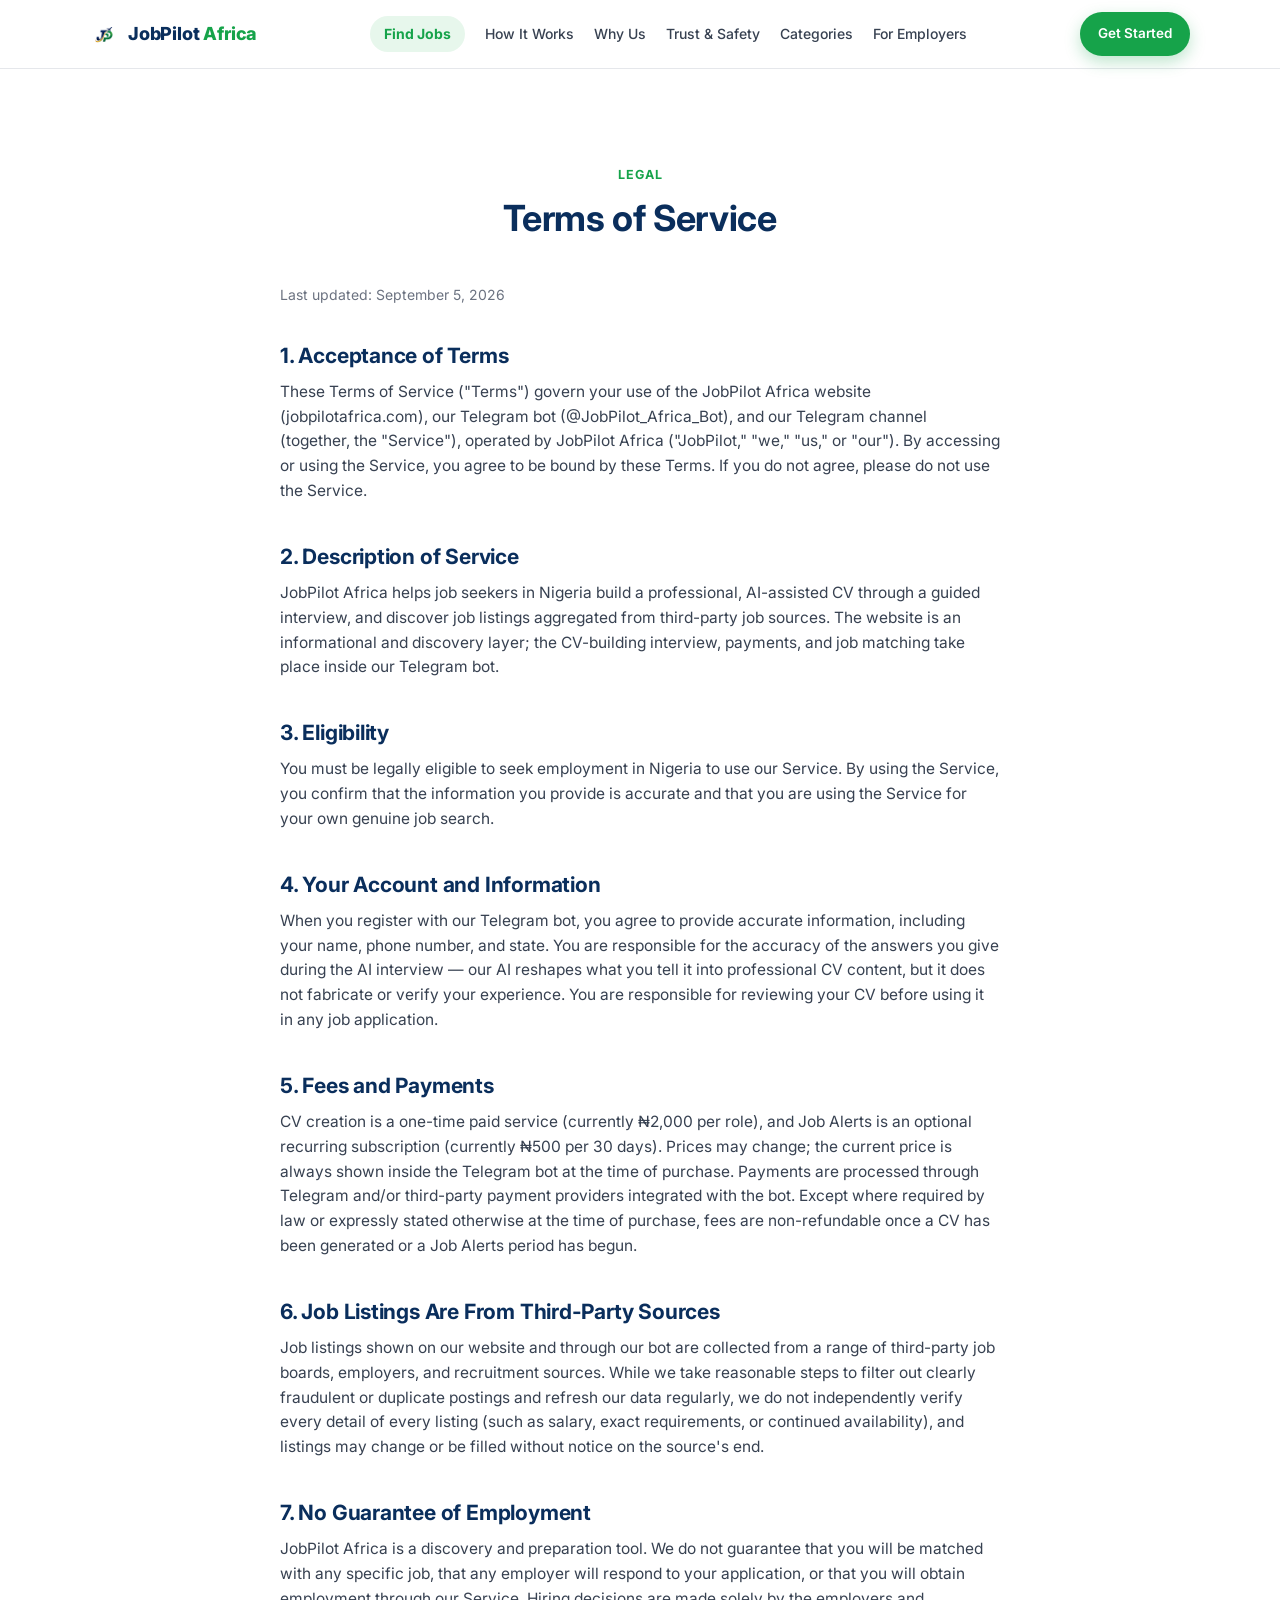
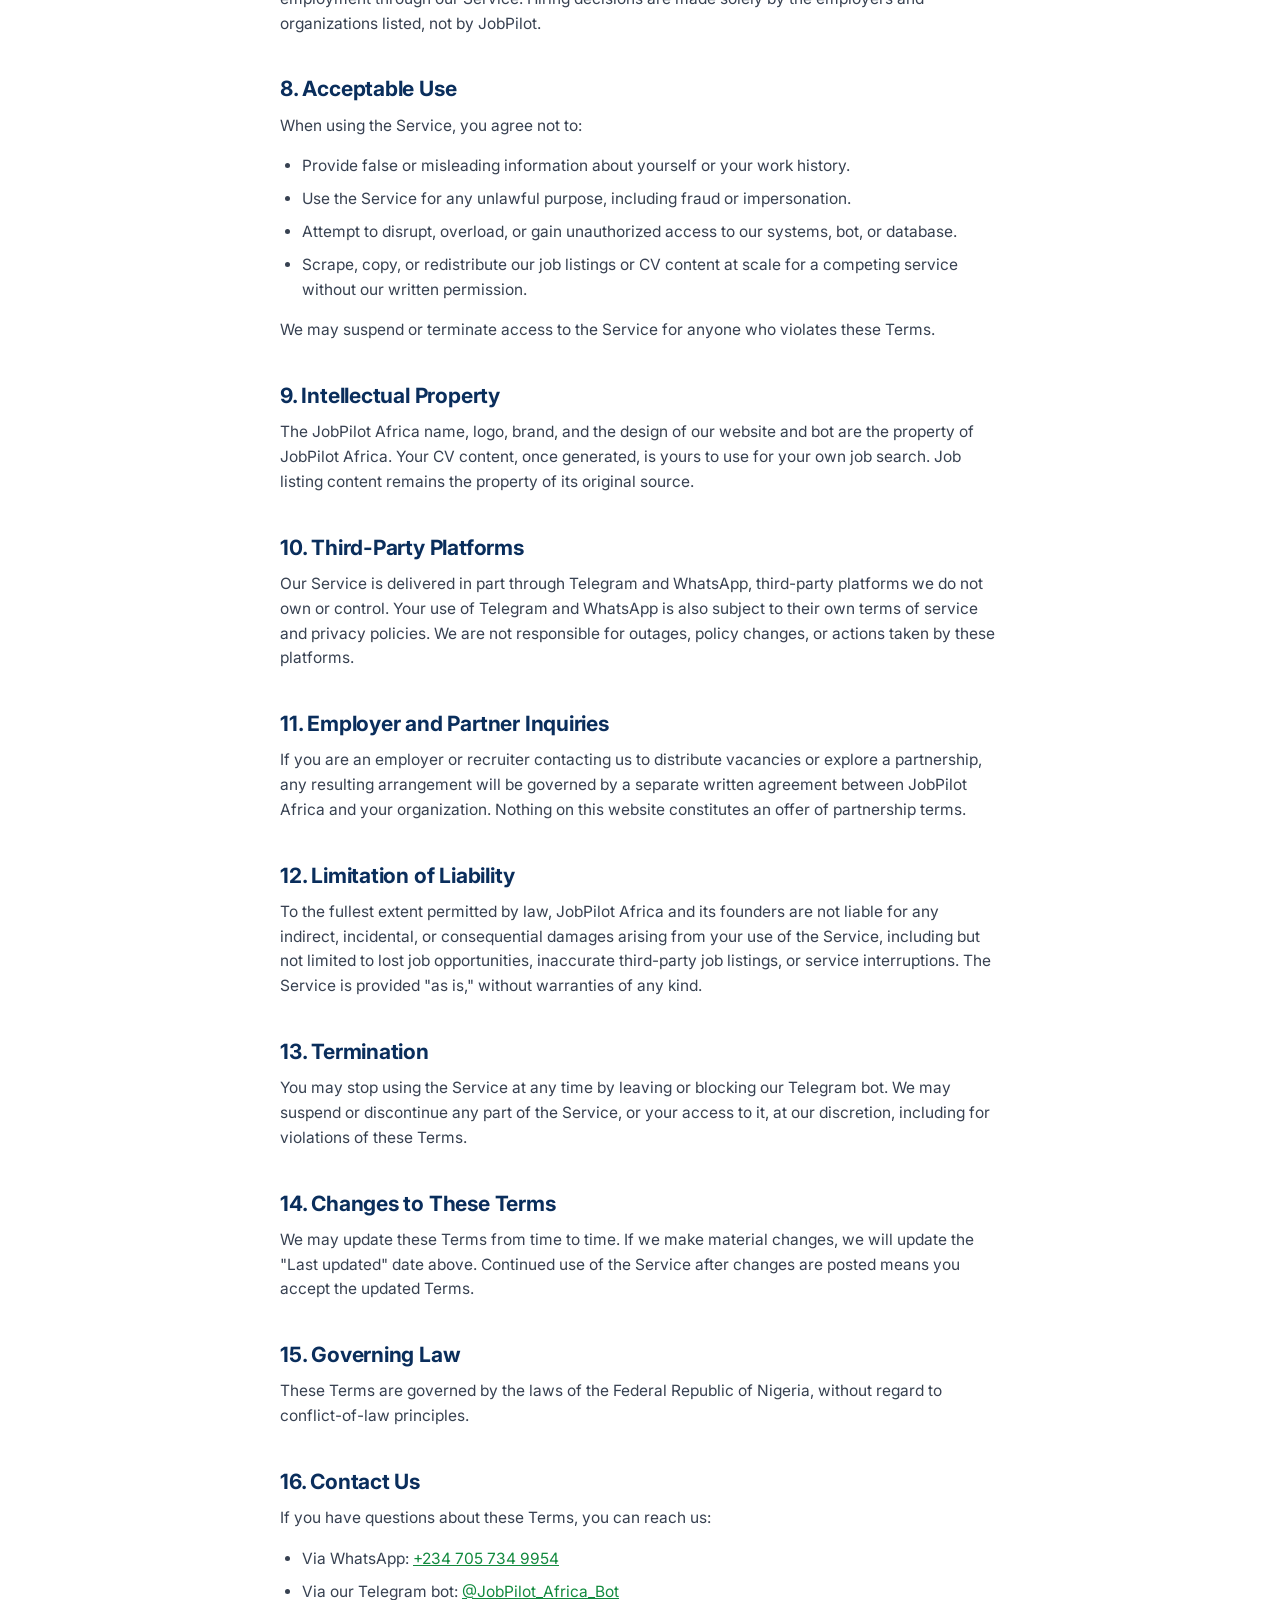
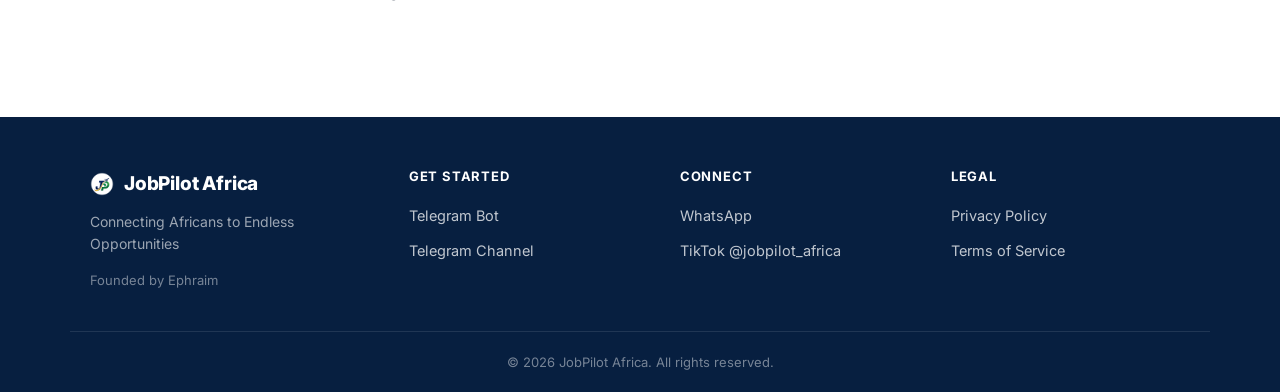
<file: terms.html>
<!DOCTYPE html>
<html lang="en">
<head>
<meta charset="UTF-8">
<meta name="viewport" content="width=device-width, initial-scale=1.0">
<title>Terms of Service — JobPilot Africa</title>
<meta name="description" content="The terms that govern your use of JobPilot Africa's website and Telegram bot.">

<meta property="og:title" content="Terms of Service — JobPilot Africa">
<meta property="og:description" content="The terms that govern your use of JobPilot Africa's website and Telegram bot.">
<meta property="og:type" content="website">
<meta property="og:url" content="https://jobpilotafrica.com/terms.html">
<meta property="og:image" content="https://jobpilotafrica.com/apple-touch-icon.png">
<meta name="twitter:card" content="summary">

<link rel="canonical" href="https://jobpilotafrica.com/terms.html">
<meta name="robots" content="noindex, follow">

<link rel="icon" href="favicon.ico" sizes="any">
<link rel="icon" href="favicon-32.png" type="image/png" sizes="32x32">
<link rel="icon" href="favicon-192.png" type="image/png" sizes="192x192">
<link rel="apple-touch-icon" href="apple-touch-icon.png">

<link rel="preconnect" href="https://fonts.googleapis.com">
<link rel="preconnect" href="https://fonts.gstatic.com" crossorigin>
<link href="https://fonts.googleapis.com/css2?family=Inter:wght@400;500;600;700;800&display=swap" rel="stylesheet">

<link rel="stylesheet" href="styles.css">
</head>
<body>

<a class="skip-link" href="#main">Skip to content</a>

<div class="scroll-progress" id="scrollProgress" aria-hidden="true"></div>

<!-- ============ HEADER ============ -->
<header class="site-header" id="top">
  <div class="container header-inner">
    <a href="index.html" class="brand">
      <span class="brand-mark" aria-hidden="true">
        <img src="logo-mark.png" width="28" height="28" alt="">
      </span>
      <span class="brand-name">JobPilot <span class="brand-name-accent">Africa</span></span>
    </a>

    <nav class="main-nav" id="main-nav" aria-label="Primary">
      <a href="jobs.html" class="nav-highlight">Find Jobs</a>
      <a href="index.html#how-it-works">How It Works</a>
      <a href="index.html#why-us">Why Us</a>
      <a href="index.html#trust">Trust &amp; Safety</a>
      <a href="index.html#categories">Categories</a>
      <a href="index.html#employers">For Employers</a>
    </nav>

    <div class="header-actions">
      <a class="btn btn-primary btn-sm" href="https://t.me/JobPilot_Africa_Bot" target="_blank" rel="noopener">Get Started</a>
      <button class="nav-toggle" id="navToggle" aria-label="Toggle menu" aria-expanded="false" aria-controls="mobileNav">
        <span></span><span></span><span></span>
      </button>
    </div>
  </div>

  <div class="mobile-nav" id="mobileNav">
    <a href="jobs.html" class="nav-highlight">Find Jobs</a>
    <a href="index.html#how-it-works">How It Works</a>
    <a href="index.html#why-us">Why Us</a>
    <a href="index.html#trust">Trust &amp; Safety</a>
    <a href="index.html#categories">Categories</a>
    <a href="index.html#employers">For Employers</a>
    <a href="https://t.me/jobpilotafrica" target="_blank" rel="noopener">Our Channel</a>
    <a class="btn btn-primary" href="https://t.me/JobPilot_Africa_Bot" target="_blank" rel="noopener">Get Started on Telegram</a>
  </div>
</header>

<main id="main">

  <section class="section">
    <div class="container">
      <div class="section-head reveal">
        <p class="eyebrow">Legal</p>
        <h1 style="font-size:clamp(26px,4vw,36px); letter-spacing:-0.01em; margin:0 0 8px;">Terms of Service</h1>
      </div>

      <div class="legal-content reveal">
        <p class="legal-updated">Last updated: September 5, 2026</p>

        <h2>1. Acceptance of Terms</h2>
        <p>These Terms of Service ("Terms") govern your use of the JobPilot Africa website (jobpilotafrica.com), our Telegram bot (@JobPilot_Africa_Bot), and our Telegram channel (together, the "Service"), operated by JobPilot Africa ("JobPilot," "we," "us," or "our"). By accessing or using the Service, you agree to be bound by these Terms. If you do not agree, please do not use the Service.</p>

        <h2>2. Description of Service</h2>
        <p>JobPilot Africa helps job seekers in Nigeria build a professional, AI-assisted CV through a guided interview, and discover job listings aggregated from third-party job sources. The website is an informational and discovery layer; the CV-building interview, payments, and job matching take place inside our Telegram bot.</p>

        <h2>3. Eligibility</h2>
        <p>You must be legally eligible to seek employment in Nigeria to use our Service. By using the Service, you confirm that the information you provide is accurate and that you are using the Service for your own genuine job search.</p>

        <h2>4. Your Account and Information</h2>
        <p>When you register with our Telegram bot, you agree to provide accurate information, including your name, phone number, and state. You are responsible for the accuracy of the answers you give during the AI interview — our AI reshapes what you tell it into professional CV content, but it does not fabricate or verify your experience. You are responsible for reviewing your CV before using it in any job application.</p>

        <h2>5. Fees and Payments</h2>
        <p>CV creation is a one-time paid service (currently ₦2,000 per role), and Job Alerts is an optional recurring subscription (currently ₦500 per 30 days). Prices may change; the current price is always shown inside the Telegram bot at the time of purchase. Payments are processed through Telegram and/or third-party payment providers integrated with the bot. Except where required by law or expressly stated otherwise at the time of purchase, fees are non-refundable once a CV has been generated or a Job Alerts period has begun.</p>

        <h2>6. Job Listings Are From Third-Party Sources</h2>
        <p>Job listings shown on our website and through our bot are collected from a range of third-party job boards, employers, and recruitment sources. While we take reasonable steps to filter out clearly fraudulent or duplicate postings and refresh our data regularly, we do not independently verify every detail of every listing (such as salary, exact requirements, or continued availability), and listings may change or be filled without notice on the source's end.</p>

        <h2>7. No Guarantee of Employment</h2>
        <p>JobPilot Africa is a discovery and preparation tool. We do not guarantee that you will be matched with any specific job, that any employer will respond to your application, or that you will obtain employment through our Service. Hiring decisions are made solely by the employers and organizations listed, not by JobPilot.</p>

        <h2>8. Acceptable Use</h2>
        <p>When using the Service, you agree not to:</p>
        <ul>
          <li>Provide false or misleading information about yourself or your work history.</li>
          <li>Use the Service for any unlawful purpose, including fraud or impersonation.</li>
          <li>Attempt to disrupt, overload, or gain unauthorized access to our systems, bot, or database.</li>
          <li>Scrape, copy, or redistribute our job listings or CV content at scale for a competing service without our written permission.</li>
        </ul>
        <p>We may suspend or terminate access to the Service for anyone who violates these Terms.</p>

        <h2>9. Intellectual Property</h2>
        <p>The JobPilot Africa name, logo, brand, and the design of our website and bot are the property of JobPilot Africa. Your CV content, once generated, is yours to use for your own job search. Job listing content remains the property of its original source.</p>

        <h2>10. Third-Party Platforms</h2>
        <p>Our Service is delivered in part through Telegram and WhatsApp, third-party platforms we do not own or control. Your use of Telegram and WhatsApp is also subject to their own terms of service and privacy policies. We are not responsible for outages, policy changes, or actions taken by these platforms.</p>

        <h2>11. Employer and Partner Inquiries</h2>
        <p>If you are an employer or recruiter contacting us to distribute vacancies or explore a partnership, any resulting arrangement will be governed by a separate written agreement between JobPilot Africa and your organization. Nothing on this website constitutes an offer of partnership terms.</p>

        <h2>12. Limitation of Liability</h2>
        <p>To the fullest extent permitted by law, JobPilot Africa and its founders are not liable for any indirect, incidental, or consequential damages arising from your use of the Service, including but not limited to lost job opportunities, inaccurate third-party job listings, or service interruptions. The Service is provided "as is," without warranties of any kind.</p>

        <h2>13. Termination</h2>
        <p>You may stop using the Service at any time by leaving or blocking our Telegram bot. We may suspend or discontinue any part of the Service, or your access to it, at our discretion, including for violations of these Terms.</p>

        <h2>14. Changes to These Terms</h2>
        <p>We may update these Terms from time to time. If we make material changes, we will update the "Last updated" date above. Continued use of the Service after changes are posted means you accept the updated Terms.</p>

        <h2>15. Governing Law</h2>
        <p>These Terms are governed by the laws of the Federal Republic of Nigeria, without regard to conflict-of-law principles.</p>

        <h2>16. Contact Us</h2>
        <p>If you have questions about these Terms, you can reach us:</p>
        <ul>
          <li>Via WhatsApp: <a href="https://wa.me/2347057349954" target="_blank" rel="noopener">+234 705 734 9954</a></li>
          <li>Via our Telegram bot: <a href="https://t.me/JobPilot_Africa_Bot" target="_blank" rel="noopener">@JobPilot_Africa_Bot</a></li>
        </ul>
      </div>
    </div>
  </section>

</main>

<!-- ============ FOOTER ============ -->
<footer class="site-footer">
  <div class="container footer-inner">
    <div class="footer-brand">
      <span class="brand">
        <span class="brand-mark" aria-hidden="true">
          <img src="logo-mark.png" width="24" height="24" alt="">
        </span>
        <span class="brand-name footer-brand-name">JobPilot Africa</span>
      </span>
      <p class="footer-motto">Connecting Africans to Endless Opportunities</p>
      <p class="footer-founder">Founded by Ephraim</p>
    </div>

    <div class="footer-col">
      <h4>Get started</h4>
      <a href="https://t.me/JobPilot_Africa_Bot" target="_blank" rel="noopener">Telegram Bot</a>
      <a href="https://t.me/jobpilotafrica" target="_blank" rel="noopener">Telegram Channel</a>
    </div>

    <div class="footer-col">
      <h4>Connect</h4>
      <a href="https://wa.me/2347057349954" target="_blank" rel="noopener">WhatsApp</a>
      <a href="https://www.tiktok.com/@jobpilot_africa" target="_blank" rel="noopener">TikTok @jobpilot_africa</a>
    </div>

    <div class="footer-col">
      <h4>Legal</h4>
      <a href="privacy.html">Privacy Policy</a>
      <a href="terms.html">Terms of Service</a>
    </div>
  </div>

  <div class="container footer-bottom">
    <p>&copy; <span id="year"></span> JobPilot Africa. All rights reserved.</p>
  </div>
</footer>

<script src="jobs-data.js"></script>
<script src="script.js"></script>
</body>
</html>
</file>
<file: styles.css>
/* ==========================================================
   JobPilot Africa — Landing Page Styles
   ========================================================== */

:root {
  --navy: #0A2E5C;
  --navy-dark: #071f40;
  --green: #16A34A;
  --green-dark: #128a3e;
  --gold: #D4AF37;
  --white: #FFFFFF;
  --grey-light: #F3F4F6;
  --grey-dark: #374151;

  --border: #E5E7EB;
  --radius-sm: 8px;
  --radius-md: 14px;
  --radius-lg: 22px;
  --shadow-sm: 0 1px 2px rgba(10, 46, 92, 0.06);
  --shadow-md: 0 8px 24px rgba(10, 46, 92, 0.08);
  --shadow-lg: 0 20px 48px rgba(10, 46, 92, 0.14);
  --container-w: 1140px;
  --font: 'Inter', -apple-system, BlinkMacSystemFont, 'Segoe UI', Roboto, sans-serif;
}

* { box-sizing: border-box; }
html { scroll-behavior: smooth; }

body {
  margin: 0;
  font-family: var(--font);
  color: var(--grey-dark);
  background: var(--white);
  line-height: 1.6;
  -webkit-font-smoothing: antialiased;
}

img, svg { display: block; max-width: 100%; }

a { color: inherit; text-decoration: none; }

h1, h2, h3, h4 {
  color: var(--navy);
  font-weight: 700;
  line-height: 1.2;
  margin: 0 0 0.5em;
}

p { margin: 0 0 1em; }
p:last-child { margin-bottom: 0; }

.container {
  width: 100%;
  max-width: var(--container-w);
  margin: 0 auto;
  padding: 0 20px;
}

.skip-link {
  position: absolute;
  left: -999px;
  top: 0;
  background: var(--navy);
  color: #fff;
  padding: 10px 16px;
  border-radius: 0 0 8px 0;
  z-index: 1000;
}
.skip-link:focus { left: 0; }

/* ---------- Scroll progress bar ---------- */
.scroll-progress {
  position: fixed;
  top: 0;
  left: 0;
  height: 3px;
  width: 100%;
  z-index: 200;
  background: transparent;
  pointer-events: none;
}
.scroll-progress::before {
  content: '';
  display: block;
  height: 100%;
  width: var(--scroll-pct, 0%);
  background: linear-gradient(90deg, var(--green), var(--gold));
  transition: width 0.05s linear;
}

/* Give hover-interactive cards their own stacking context so a lifted
   card's shadow/transform reliably renders above its grid neighbors. */
.card, .step, .feature, .category-card, .opportunity-card,
.stats-strip, .section-head, .cta-inline, .final-cta-inner {
  position: relative;
  z-index: 1;
}

/* ---------- Buttons ---------- */
.btn {
  display: inline-flex;
  align-items: center;
  justify-content: center;
  gap: 8px;
  font-weight: 600;
  font-size: 15px;
  padding: 12px 22px;
  border-radius: 999px;
  border: 2px solid transparent;
  cursor: pointer;
  position: relative;
  overflow: hidden;
  isolation: isolate;
  transition: transform 0.2s cubic-bezier(0.22, 1, 0.36, 1), box-shadow 0.2s ease, background 0.15s ease, color 0.15s ease, border-color 0.15s ease;
  white-space: nowrap;
}
.btn::before {
  content: '';
  position: absolute;
  inset: 0;
  z-index: -1;
  background: linear-gradient(115deg, transparent 30%, rgba(255, 255, 255, 0.35) 48%, rgba(255, 255, 255, 0.35) 52%, transparent 70%);
  transform: translateX(-120%);
  transition: transform 0.6s ease;
}
.btn:hover::before { transform: translateX(120%); }
.btn-primary {
  background: var(--green);
  color: #fff;
  box-shadow: 0 6px 16px rgba(22, 163, 74, 0.28);
}
.btn-primary:hover { background: var(--green-dark); transform: translateY(-2px) scale(1.02); box-shadow: 0 10px 24px rgba(22, 163, 74, 0.34); }
.btn-primary:active { transform: translateY(0) scale(0.99); }
.btn-ghost {
  background: transparent;
  color: var(--navy);
  border-color: var(--border);
}
.btn-ghost:hover { border-color: var(--navy); background: var(--grey-light); transform: translateY(-2px); }
.btn-lg { padding: 15px 30px; font-size: 16px; }
.btn-sm { padding: 9px 16px; font-size: 13.5px; }

/* ---------- Header ---------- */
.site-header {
  position: sticky;
  top: 0;
  z-index: 100;
  background: rgba(255, 255, 255, 0.92);
  backdrop-filter: saturate(180%) blur(10px);
  border-bottom: 1px solid var(--border);
  box-shadow: 0 1px 0 rgba(10, 46, 92, 0);
  transition: box-shadow 0.3s ease;
}
.site-header.scrolled { box-shadow: 0 8px 24px rgba(10, 46, 92, 0.09); }
.header-inner {
  display: flex;
  align-items: center;
  justify-content: space-between;
  height: 68px;
  gap: 16px;
}
.brand { display: flex; align-items: center; gap: 10px; }
.brand-mark { display: flex; }
.brand-name {
  font-weight: 800;
  font-size: 18px;
  color: var(--navy);
  letter-spacing: -0.01em;
}
.brand-name-accent { color: var(--green); }
.footer-brand-name { color: #fff; font-size: 19px; }

.main-nav {
  display: none;
  align-items: center;
  gap: 20px;
  font-weight: 500;
  font-size: 14px;
  color: var(--grey-dark);
  flex-wrap: nowrap;
}
.main-nav a {
  position: relative;
  padding: 4px 0;
  white-space: nowrap;
  transition: color 0.2s ease;
}
.main-nav a::after {
  content: '';
  position: absolute;
  left: 0;
  bottom: -2px;
  width: 100%;
  height: 2px;
  background: var(--green);
  border-radius: 2px;
  transform: scaleX(0);
  transform-origin: right;
  transition: transform 0.28s ease;
}
.main-nav a:hover { color: var(--green); }
.main-nav a:hover::after { transform: scaleX(1); transform-origin: left; }

/* "Find Jobs" nav pill — the entry point into the search page, so it gets
   a little visual weight instead of blending into the plain text links. */
.main-nav a.nav-highlight,
.mobile-nav a.nav-highlight {
  color: var(--green);
  font-weight: 700;
}
.main-nav a.nav-highlight {
  background: #E7F7EC;
  padding: 7px 14px;
  border-radius: 999px;
}
.main-nav a.nav-highlight::after { display: none; }
.main-nav a.nav-highlight:hover { background: var(--green); color: #fff; }

.header-actions { display: flex; align-items: center; gap: 14px; }
.header-actions .btn-primary { display: none; }

.nav-toggle {
  display: flex;
  flex-direction: column;
  justify-content: center;
  gap: 5px;
  width: 38px;
  height: 38px;
  background: none;
  border: 1px solid var(--border);
  border-radius: var(--radius-sm);
  cursor: pointer;
}
.nav-toggle span {
  display: block;
  width: 18px;
  height: 2px;
  margin: 0 auto;
  background: var(--navy);
  transition: transform 0.2s ease, opacity 0.2s ease;
}
.nav-toggle.open span:nth-child(1) { transform: translateY(7px) rotate(45deg); }
.nav-toggle.open span:nth-child(2) { opacity: 0; }
.nav-toggle.open span:nth-child(3) { transform: translateY(-7px) rotate(-45deg); }

.mobile-nav {
  display: flex;
  flex-direction: column;
  gap: 2px;
  max-height: 0;
  overflow: hidden;
  background: var(--white);
  border-bottom: 1px solid transparent;
  transition: max-height 0.28s ease, border-color 0.28s ease;
}
.mobile-nav.open { max-height: 340px; border-color: var(--border); }
.mobile-nav a {
  padding: 14px 20px;
  font-weight: 500;
  font-size: 15px;
  border-top: 1px solid var(--border);
}
.mobile-nav .btn { margin: 14px 20px; }

/* ---------- Hero ---------- */
.hero { background: linear-gradient(180deg, #F8FAFC 0%, #FFFFFF 100%); }
/* hero-top contains the blobs' absolute positioning context — deliberately
   does NOT include .stats-strip below, so the blobs can never paint over it
   (they used to, when .hero itself was the containing block: an absolutely
   positioned z-index:0 layer paints *after* — i.e. on top of — a plain
   static in-flow sibling like .stats-strip in CSS's stacking order, which
   is what was washing out the ₦2,000 stat). */
.hero-top { position: relative; overflow: hidden; }
.hero-inner {
  position: relative;
  z-index: 20;
  display: grid;
  grid-template-columns: 1fr;
  gap: 40px;
  padding: 56px 20px 48px;
  align-items: center;
}

/* Ambient background blobs — confined to .hero-top, sized with clamp() so
   they scale down on narrow screens instead of overlapping the headline. */
.hero-blobs {
  position: absolute;
  inset: 0;
  z-index: 0;
  overflow: hidden;
  pointer-events: none;
  transform: translateY(calc(var(--hero-scroll, 0) * 30px));
  opacity: calc(1 - var(--hero-scroll, 0) * 0.6);
  transition: opacity 0.1s linear;
}
.blob {
  position: absolute;
  border-radius: 50%;
  filter: blur(40px);
  opacity: 0.14;
  will-change: transform;
}
.blob-green {
  width: clamp(110px, 34vw, 340px);
  height: clamp(110px, 34vw, 340px);
  background: var(--green);
  top: -12%;
  left: -10%;
  animation: blobDrift 16s ease-in-out infinite;
}
.blob-gold {
  width: clamp(90px, 24vw, 240px);
  height: clamp(90px, 24vw, 240px);
  background: var(--gold);
  top: 42%;
  right: -8%;
  animation: blobDrift 20s ease-in-out infinite reverse;
}
.blob-navy {
  width: clamp(100px, 28vw, 280px);
  height: clamp(100px, 28vw, 280px);
  background: var(--navy);
  bottom: -14%;
  left: 22%;
  opacity: 0.09;
  animation: blobDrift 18s ease-in-out infinite;
  animation-delay: -4s;
}
@keyframes blobDrift {
  0%, 100% { transform: translate(0, 0) scale(1); }
  33% { transform: translate(16px, 12px) scale(1.06); }
  66% { transform: translate(-12px, 16px) scale(0.96); }
}
@media (max-width: 480px) {
  .blob { filter: blur(28px); opacity: 0.12; }
  .blob-green { top: -14%; left: -14%; }
  .blob-gold { top: 46%; right: -12%; }
}

/* Staggered hero entrance */
.hero-in {
  opacity: 0;
  transform: translateY(18px);
  animation: fadeInUp 0.7s cubic-bezier(0.22, 1, 0.36, 1) forwards;
}
.hero-in-1 { animation-delay: 0.05s; }
.hero-in-2 { animation-delay: 0.15s; }
.hero-in-3 { animation-delay: 0.28s; }
.hero-in-4 { animation-delay: 0.4s; }
.hero-in-5 { animation-delay: 0.5s; }

@keyframes fadeInUp {
  to { opacity: 1; transform: translateY(0); }
}
.eyebrow {
  text-transform: uppercase;
  letter-spacing: 0.08em;
  font-size: 12.5px;
  font-weight: 700;
  color: var(--green);
  margin: 0 0 12px;
}
.hero h1 {
  font-size: clamp(30px, 6vw, 48px);
  letter-spacing: -0.02em;
  margin-bottom: 18px;
}
.text-accent { color: var(--green); }
.hero-sub {
  font-size: 17px;
  color: var(--grey-dark);
  max-width: 540px;
  margin-bottom: 26px;
}
.hero-ctas { display: flex; flex-wrap: wrap; gap: 14px; margin-bottom: 16px; }
.hero-note { font-size: 13.5px; color: #6B7280; }

.hero-visual { display: flex; justify-content: center; perspective: 1000px; }
.phone-card-float {
  width: 100%;
  max-width: 360px;
  animation: floatBob 5s ease-in-out 1.1s infinite;
}
.phone-card {
  width: 100%;
  background: var(--navy);
  border-radius: var(--radius-lg);
  box-shadow: var(--shadow-lg);
  overflow: hidden;
  border: 1px solid rgba(255,255,255,0.06);
  transform-style: preserve-3d;
  transition: transform 0.25s ease-out, box-shadow 0.25s ease-out;
  will-change: transform;
}
@keyframes floatBob {
  0%, 100% { transform: translateY(0); }
  50% { transform: translateY(-10px); }
}
.phone-card-header {
  display: flex;
  align-items: center;
  gap: 6px;
  padding: 14px 16px;
  border-bottom: 1px solid rgba(255,255,255,0.08);
}
.phone-card-header .dot { width: 9px; height: 9px; border-radius: 50%; }
.phone-card-title {
  margin-left: 8px;
  color: rgba(255,255,255,0.75);
  font-size: 12.5px;
  font-weight: 600;
}
.phone-card-body { padding: 18px 16px 22px; display: flex; flex-direction: column; gap: 10px; }
.chat-bubble {
  padding: 10px 14px;
  border-radius: 14px;
  font-size: 13px;
  line-height: 1.45;
  max-width: 88%;
  opacity: 0;
}
.chat-bubble.bot {
  background: rgba(255,255,255,0.08);
  color: #E5E7EB;
  border-bottom-left-radius: 4px;
  align-self: flex-start;
  transform: translate(-10px, 6px);
}
.chat-bubble.user {
  background: var(--green);
  color: #fff;
  border-bottom-right-radius: 4px;
  align-self: flex-end;
  transform: translate(10px, 6px);
}
.bubble-1 { animation-delay: 0.9s; }
.bubble-2 { animation-delay: 1.6s; }
.bubble-3 { animation-delay: 2.75s; }
@keyframes bubbleIn { to { opacity: 1; transform: translate(0, 0); } }

.typing-indicator {
  display: flex;
  align-items: center;
  gap: 4px;
  align-self: flex-start;
  padding: 10px 12px;
  opacity: 0;
  animation-delay: 2.2s;
}
.typing-indicator span {
  width: 6px; height: 6px;
  border-radius: 50%;
  background: rgba(255,255,255,0.55);
  animation: dotPulse 1s ease-in-out infinite;
}
.typing-indicator span:nth-child(2) { animation-delay: 0.15s; }
.typing-indicator span:nth-child(3) { animation-delay: 0.3s; }
@keyframes typingAppear {
  0% { opacity: 0; }
  15%, 80% { opacity: 1; }
  100% { opacity: 0; }
}
@keyframes dotPulse {
  0%, 60%, 100% { transform: translateY(0); opacity: 0.5; }
  30% { transform: translateY(-3px); opacity: 1; }
}

.cv-preview {
  margin-top: 8px;
  background: #fff;
  border-radius: 10px;
  padding: 16px;
  display: flex;
  flex-direction: column;
  gap: 8px;
  opacity: 0;
  transform: translateY(6px);
  animation-delay: 3.35s;
}
.cv-line {
  height: 8px;
  border-radius: 4px;
  background: var(--grey-light);
  width: 80%;
  transform: scaleX(0);
  transform-origin: left;
  animation-delay: 3.55s;
}
.cv-line-title { width: 45%; height: 10px; background: var(--gold); animation-delay: 3.45s; }
.cv-line:nth-of-type(2) { animation-delay: 3.6s; }
.cv-line:nth-of-type(3) { animation-delay: 3.72s; }
.cv-line:nth-of-type(4) { animation-delay: 3.84s; }

/* All of the above are dormant (opacity:0, no animation-name) until the
   hero mockup scrolls into view — see IntersectionObserver in script.js.
   Longhand animation-* properties here (never the shorthand) so they layer
   on top of the animation-delay values above instead of resetting them. */
.phone-card-body.chat-animate .chat-bubble {
  animation-name: bubbleIn;
  animation-duration: 0.5s;
  animation-timing-function: cubic-bezier(0.22, 1, 0.36, 1);
  animation-fill-mode: forwards;
}
.phone-card-body.chat-animate .typing-indicator {
  animation-name: typingAppear;
  animation-duration: 1.15s;
  animation-timing-function: ease;
  animation-fill-mode: forwards;
}
.phone-card-body.chat-animate .cv-preview {
  animation-name: bubbleIn;
  animation-duration: 0.5s;
  animation-timing-function: ease;
  animation-fill-mode: forwards;
}
.phone-card-body.chat-animate .cv-line {
  animation-name: growLine;
  animation-duration: 0.5s;
  animation-timing-function: ease-out;
  animation-fill-mode: forwards;
}
@keyframes growLine { to { transform: scaleX(1); } }

/* Stats strip */
.stats-strip { background: var(--navy); }
.stats-grid {
  display: grid;
  grid-template-columns: repeat(2, 1fr);
  gap: 24px;
  padding: 30px 20px;
}
.stat { text-align: center; }
/* 5th tile (live jobs) sits alone on the last mobile row — span both
   columns so it centers instead of hugging the left edge. */
.stats-grid .stat:last-child:nth-child(5) { grid-column: 1 / -1; }
.stat-num { display: block; font-size: 26px; font-weight: 800; color: var(--gold); font-variant-numeric: tabular-nums; }
.stat-label { display: block; font-size: 12.5px; color: rgba(255,255,255,0.75); margin-top: 4px; }

/* ---------- Sections ---------- */
.section { padding: 72px 0; }
.section:nth-of-type(even) { background: var(--grey-light); }
.section-head { max-width: 620px; margin: 0 auto 44px; text-align: center; }
.section-head h2 { font-size: clamp(24px, 4vw, 34px); letter-spacing: -0.01em; }
.section-sub { color: #6B7280; font-size: 15.5px; }

.grid-3 {
  display: grid;
  grid-template-columns: 1fr;
  gap: 20px;
}

/* ---- Legal pages (Privacy Policy / Terms of Service) ---- */
.legal-content { max-width: 720px; margin: 0 auto; }
.legal-content .legal-updated { color: #6B7280; font-size: 14px; margin: 0 0 36px; }
.legal-content h2 { font-size: 21px; color: var(--navy); letter-spacing: -0.01em; margin: 40px 0 12px; }
.legal-content h2:first-of-type { margin-top: 0; }
.legal-content h3 { font-size: 16px; color: var(--navy); margin: 22px 0 8px; }
.legal-content p { margin: 0 0 16px; font-size: 15.5px; }
.legal-content ul { margin: 0 0 16px; padding-left: 22px; }
.legal-content li { margin-bottom: 8px; font-size: 15.5px; }
.legal-content a { color: var(--green-dark); text-decoration: underline; }

.card {
  background: var(--white);
  border: 1px solid var(--border);
  border-radius: var(--radius-md);
  padding: 28px 24px;
  box-shadow: var(--shadow-sm);
  transition: transform 0.25s cubic-bezier(0.22, 1, 0.36, 1), box-shadow 0.25s ease;
}
.card:hover { transform: translateY(-4px); box-shadow: var(--shadow-md); }
.card-icon {
  width: 44px; height: 44px;
  border-radius: 12px;
  background: var(--grey-light);
  display: flex; align-items: center; justify-content: center;
  margin-bottom: 16px;
  transition: transform 0.25s ease, background 0.25s ease;
}
.card:hover .card-icon { transform: scale(1.08) rotate(-4deg); background: #E7F7EC; }
.card h3 { font-size: 17px; margin-bottom: 8px; }
.card p { color: #6B7280; font-size: 14.5px; }

/* How it works */
.steps {
  display: grid;
  grid-template-columns: 1fr;
  gap: 22px;
  margin-bottom: 40px;
}
.step {
  background: var(--white);
  border: 1px solid var(--border);
  border-radius: var(--radius-md);
  padding: 26px 22px;
  position: relative;
  transition: transform 0.25s cubic-bezier(0.22, 1, 0.36, 1), box-shadow 0.25s ease;
}
.step:hover { transform: translateY(-4px); box-shadow: var(--shadow-md); }
.step-num {
  width: 34px; height: 34px;
  border-radius: 50%;
  background: var(--navy);
  color: var(--gold);
  font-weight: 800;
  font-size: 15px;
  display: flex; align-items: center; justify-content: center;
  margin-bottom: 14px;
  transition: transform 0.25s ease, background 0.25s ease;
}
.step:hover .step-num { transform: scale(1.1); background: var(--green); }
.step h3 { font-size: 16.5px; margin-bottom: 6px; }
.step p { color: #6B7280; font-size: 14.5px; }
.cta-inline { text-align: center; }

/* Why us */
.feature {
  background: var(--white);
  border: 1px solid var(--border);
  border-radius: var(--radius-md);
  padding: 26px 22px;
  transition: transform 0.25s cubic-bezier(0.22, 1, 0.36, 1), box-shadow 0.25s ease;
}
.feature:hover { transform: translateY(-4px); box-shadow: var(--shadow-md); }
.feature-badge {
  display: inline-flex;
  align-items: center;
  justify-content: center;
  width: 38px; height: 38px;
  border-radius: 10px;
  background: var(--navy);
  color: var(--gold);
  font-weight: 800;
  font-size: 15px;
  margin-bottom: 14px;
  transition: transform 0.25s ease;
}
.feature:hover .feature-badge { transform: scale(1.1) rotate(-4deg); }
.feature h3 { font-size: 16.5px; margin-bottom: 6px; }
.feature p { color: #6B7280; font-size: 14.5px; }

/* Categories */
.category-grid {
  display: grid;
  grid-template-columns: repeat(2, 1fr);
  gap: 12px;
}
.category-card {
  background: var(--white);
  border: 1px solid var(--border);
  border-radius: var(--radius-sm);
  padding: 16px 16px;
  border-left: 4px solid var(--green);
  transition: transform 0.2s cubic-bezier(0.22, 1, 0.36, 1), box-shadow 0.2s ease, border-color 0.2s ease;
  opacity: 0;
  transform: translateY(14px);
}
.category-grid.is-visible .category-card {
  animation: fadeInUp 0.55s cubic-bezier(0.22, 1, 0.36, 1) forwards;
}
.category-card:hover {
  transform: translateY(-3px);
  box-shadow: var(--shadow-md);
  border-left-color: var(--gold);
}
.category-card .cat-name { display: block; font-weight: 600; font-size: 14px; color: var(--navy); margin-bottom: 3px; }
.category-card .cat-count { display: block; font-size: 12.5px; color: #6B7280; }

/* Live Opportunities */
.opportunity-grid {
  display: grid;
  grid-template-columns: 1fr;
  gap: 14px;
  margin-bottom: 32px;
}
.opportunity-card {
  background: var(--white);
  border: 1px solid var(--border);
  border-radius: var(--radius-md);
  padding: 20px 22px;
  display: flex;
  align-items: center;
  justify-content: space-between;
  gap: 16px;
  flex-wrap: wrap;
  opacity: 0;
  transform: translateY(14px);
  transition: transform 0.25s cubic-bezier(0.22, 1, 0.36, 1), box-shadow 0.25s ease, border-color 0.25s ease;
}
.opportunity-grid.is-visible .opportunity-card {
  animation: fadeInUp 0.55s cubic-bezier(0.22, 1, 0.36, 1) forwards;
}
.opportunity-card:hover {
  transform: translateY(-3px);
  box-shadow: var(--shadow-md);
  border-color: var(--green);
}
.opportunity-main { min-width: 0; }
.opportunity-title {
  display: block;
  font-weight: 700;
  font-size: 15.5px;
  color: var(--navy);
  margin-bottom: 4px;
}
.opportunity-meta {
  display: flex;
  flex-wrap: wrap;
  align-items: center;
  gap: 8px;
  font-size: 13px;
  color: #6B7280;
}
.opportunity-meta .dot-sep::before { content: '·'; margin-right: 8px; color: #C7CCD3; }
.opportunity-category {
  flex-shrink: 0;
  font-size: 12px;
  font-weight: 600;
  color: var(--green);
  background: #E7F7EC;
  border-radius: 999px;
  padding: 6px 14px;
  white-space: nowrap;
}
.opportunity-salary {
  font-weight: 700;
  color: var(--navy);
}

/* ---------- Jobs search page (jobs.html) ---------- */

/* Header banner: same soft gradient + drifting blob treatment as the hero,
   scoped to its own container so it doesn't depend on hero markup. */
.jobs-hero {
  position: relative;
  overflow: hidden;
  background: linear-gradient(180deg, #F8FAFC 0%, #FFFFFF 100%);
  padding: 48px 0 40px;
  text-align: center;
}
.jobs-hero-blobs {
  position: absolute;
  inset: 0;
  z-index: 0;
  overflow: hidden;
  pointer-events: none;
}
.jobs-hero-blobs .blob-green { top: -18%; left: -8%; }
.jobs-hero-blobs .blob-gold { top: 30%; right: -10%; }
.jobs-hero-blobs .blob-navy { bottom: -22%; left: 30%; opacity: 0.08; }
.jobs-hero-inner { position: relative; z-index: 1; max-width: 680px; margin: 0 auto; }
.jobs-hero .eyebrow { justify-content: center; display: flex; }
.jobs-hero h1 { font-size: clamp(26px, 5vw, 38px); letter-spacing: -0.02em; }
.jobs-hero-sub { color: var(--grey-dark); font-size: 15.5px; max-width: 480px; margin: 0 auto 20px; }

/* Live database indicator — small pulsing dot + count, sits between the
   subhead and the search bar so the "this is real and live" signal lands
   before the user even starts typing. */
.live-jobs-badge {
  display: inline-flex;
  align-items: center;
  gap: 8px;
  background: #E7F7EC;
  color: var(--green-dark);
  font-size: 13.5px;
  font-weight: 700;
  padding: 8px 16px;
  border-radius: 999px;
  margin-bottom: 22px;
}
.live-dot {
  width: 8px;
  height: 8px;
  border-radius: 50%;
  background: var(--green);
  flex-shrink: 0;
  animation: liveDotPulse 1.8s ease-in-out infinite;
}
@keyframes liveDotPulse {
  0%, 100% { box-shadow: 0 0 0 0 rgba(22, 163, 74, 0.45); }
  50% { box-shadow: 0 0 0 5px rgba(22, 163, 74, 0); }
}
.live-jobs-badge.is-fallback { background: #FFF7E6; color: #8A6116; }
.live-jobs-badge.is-fallback .live-dot {
  background: var(--gold);
  animation: none;
  box-shadow: none;
}

/* Search bar */
.jobs-search-bar {
  display: flex;
  flex-direction: column;
  gap: 10px;
  background: var(--white);
  border: 1px solid var(--border);
  border-radius: var(--radius-lg);
  box-shadow: var(--shadow-md);
  padding: 10px;
  max-width: 620px;
  margin: 0 auto;
}
.jobs-search-input-wrap {
  display: flex;
  align-items: center;
  gap: 10px;
  padding: 10px 14px;
  flex: 1;
}
.jobs-search-input-wrap svg { flex-shrink: 0; color: #9AA3AF; }
.jobs-search-input-wrap input {
  border: none;
  outline: none;
  font: inherit;
  font-size: 15px;
  color: var(--grey-dark);
  width: 100%;
  background: transparent;
}
.jobs-search-input-wrap input::placeholder { color: #9AA3AF; }
.jobs-filter-select {
  border: 1px solid var(--border);
  border-radius: var(--radius-md);
  padding: 11px 14px;
  font: inherit;
  font-size: 14.5px;
  font-weight: 600;
  color: var(--navy);
  background: var(--grey-light);
  cursor: pointer;
}
.jobs-filter-select:focus { outline: 2px solid var(--green); outline-offset: 1px; }

/* Live "searching" indicator — three bouncing dots in brand colours, shown
   briefly while a search/filter is being applied so it reads as a live
   lookup rather than an instant client-side filter. */
.search-loading {
  display: none;
  align-items: center;
  justify-content: center;
  gap: 8px;
  padding: 36px 0;
  color: var(--navy);
  font-size: 14px;
  font-weight: 600;
}
.search-loading.is-active { display: flex; }
.search-loading .dots { display: flex; gap: 6px; }
.search-loading .dots span {
  width: 9px;
  height: 9px;
  border-radius: 50%;
  animation: searchDotPulse 1s ease-in-out infinite;
}
.search-loading .dots span:nth-child(1) { background: var(--green); animation-delay: 0s; }
.search-loading .dots span:nth-child(2) { background: var(--gold); animation-delay: 0.15s; }
.search-loading .dots span:nth-child(3) { background: var(--navy); animation-delay: 0.3s; }
@keyframes searchDotPulse {
  0%, 60%, 100% { transform: translateY(0) scale(1); opacity: 0.55; }
  30% { transform: translateY(-6px) scale(1.15); opacity: 1; }
}

.jobs-results-bar {
  display: flex;
  align-items: center;
  justify-content: space-between;
  flex-wrap: wrap;
  gap: 10px;
  margin-bottom: 18px;
}
.jobs-results-count { font-size: 14px; color: #6B7280; font-weight: 600; }
.jobs-results-count strong { color: var(--navy); }

.jobs-fallback-notice {
  display: none;
  background: #FFF7E6;
  border: 1px solid #F3D9A0;
  color: #8A6116;
  font-size: 13.5px;
  font-weight: 600;
  padding: 12px 16px;
  border-radius: var(--radius-sm);
  margin: -6px 0 18px;
}
.jobs-fallback-notice.is-active { display: block; }

.jobs-results-grid {
  display: grid;
  grid-template-columns: 1fr;
  gap: 14px;
  transition: opacity 0.2s ease;
}
.jobs-results-grid .opportunity-card {
  opacity: 1;
  transform: none;
  animation: none;
}
.jobs-results-grid .opportunity-card.card-enter {
  animation: fadeInUp 0.4s cubic-bezier(0.22, 1, 0.36, 1) forwards;
}
.job-card-actions {
  display: flex;
  align-items: center;
  gap: 12px;
  flex-shrink: 0;
}

.jobs-empty-state {
  display: none;
  text-align: center;
  padding: 56px 20px;
  color: #6B7280;
}
.jobs-empty-state.is-active { display: block; }
.jobs-empty-state h3 { color: var(--navy); font-size: 18px; margin-bottom: 8px; }
.jobs-empty-state p { font-size: 14.5px; max-width: 380px; margin: 0 auto 20px; }

.jobs-section { padding: 56px 0 96px; }

/* Final CTA */
.section.final-cta { background: var(--navy); }
.final-cta-inner { text-align: center; max-width: 620px; margin: 0 auto; }
.final-cta h2 { color: #fff; font-size: clamp(24px, 4vw, 32px); }
.final-cta p { color: rgba(255,255,255,0.78); margin-bottom: 26px; }
.final-cta .hero-note { color: rgba(255,255,255,0.55); margin-top: 18px; }

/* ---------- Footer ---------- */
.site-footer { background: var(--navy-dark); color: rgba(255,255,255,0.85); padding-top: 52px; }
.footer-inner {
  display: grid;
  grid-template-columns: 1fr;
  gap: 32px;
  padding-bottom: 40px;
}
.footer-brand .brand { margin-bottom: 12px; }
.footer-motto { font-size: 14px; color: rgba(255,255,255,0.6); max-width: 320px; }
.footer-founder { font-size: 13px; color: rgba(255,255,255,0.45); margin-top: 6px; }
.footer-col h4 {
  color: #fff;
  font-size: 13px;
  text-transform: uppercase;
  letter-spacing: 0.06em;
  margin-bottom: 14px;
}
.footer-col a {
  display: block;
  font-size: 14.5px;
  color: rgba(255,255,255,0.75);
  padding: 6px 0;
}
.footer-col a:hover { color: var(--gold); }
.footer-bottom {
  border-top: 1px solid rgba(255,255,255,0.1);
  padding: 20px 0;
  font-size: 13px;
  color: rgba(255,255,255,0.45);
  text-align: center;
}

/* ---------- Reveal animation ----------
   Uses a CSS *animation* (not transition) so it never fights with the
   separate hover transitions declared on .card/.step/.feature/.category-card. */
.reveal { opacity: 0; transform: translateY(20px); }
.reveal.is-visible {
  animation: fadeInUp 0.7s cubic-bezier(0.22, 1, 0.36, 1) forwards;
}

/* Staggered wave for repeated grid items */
.grid-3 .card:nth-child(1), .steps .step:nth-child(1) { animation-delay: 0.02s; }
.grid-3 .card:nth-child(2), .steps .step:nth-child(2) { animation-delay: 0.1s; }
.grid-3 .card:nth-child(3), .steps .step:nth-child(3) { animation-delay: 0.18s; }
.steps .step:nth-child(4) { animation-delay: 0.26s; }

/* Why-us feature grid: two rows of three */
.why-us .feature:nth-child(1) { animation-delay: 0.02s; }
.why-us .feature:nth-child(2) { animation-delay: 0.08s; }
.why-us .feature:nth-child(3) { animation-delay: 0.14s; }
.why-us .feature:nth-child(4) { animation-delay: 0.2s; }
.why-us .feature:nth-child(5) { animation-delay: 0.26s; }
.why-us .feature:nth-child(6) { animation-delay: 0.32s; }

@media (prefers-reduced-motion: reduce) {
  /* Kill auto-playing / scroll-triggered entrance animations, but leave
     hover micro-interactions (transitions) intact since those are
     user-initiated and not the kind of motion this preference targets. */
  .reveal, .category-card, .opportunity-card,
  .hero-in, .chat-bubble, .typing-indicator, .cv-preview, .cv-line,
  .phone-card-float, .blob {
    opacity: 1 !important;
    transform: none !important;
    animation: none !important;
  }
  #phoneCard { transition: none; }
  .btn::before { display: none; }
  .hero-blobs { transform: none !important; opacity: 0.14 !important; }
  html { scroll-behavior: auto; }
  .search-loading span, .live-dot { animation: none !important; }
}

/* ==========================================================
   Breakpoints
   ========================================================== */
@media (min-width: 640px) {
  .grid-3 { grid-template-columns: repeat(2, 1fr); }
  .steps { grid-template-columns: repeat(2, 1fr); }
  .category-grid { grid-template-columns: repeat(3, 1fr); }
  .stats-grid { grid-template-columns: repeat(5, 1fr); }
  .stats-grid .stat:last-child:nth-child(5) { grid-column: auto; }
  .jobs-search-bar { flex-direction: row; align-items: center; }
  .jobs-search-input-wrap { border-right: 1px solid var(--border); }
}

@media (min-width: 860px) {
  .hero-inner { grid-template-columns: 1.05fr 0.95fr; padding: 84px 20px 64px; }
  .footer-inner { grid-template-columns: 1.2fr 1fr 1fr 1fr; }
}

/* Full desktop nav needs real breathing room for six links plus the CTA —
   switching to it too early was causing labels to wrap onto two lines and
   look cramped, so the hamburger menu now covers a wider range. */
@media (min-width: 1080px) {
  .main-nav { display: flex; }
  .header-actions .btn-primary { display: inline-flex; }
  .nav-toggle { display: none; }
  .mobile-nav { display: none !important; }
}

@media (min-width: 1024px) {
  .grid-3 { grid-template-columns: repeat(3, 1fr); }
  .steps { grid-template-columns: repeat(4, 1fr); }
  .category-grid { grid-template-columns: repeat(4, 1fr); }
  .section { padding: 96px 0; }
}
</file>
